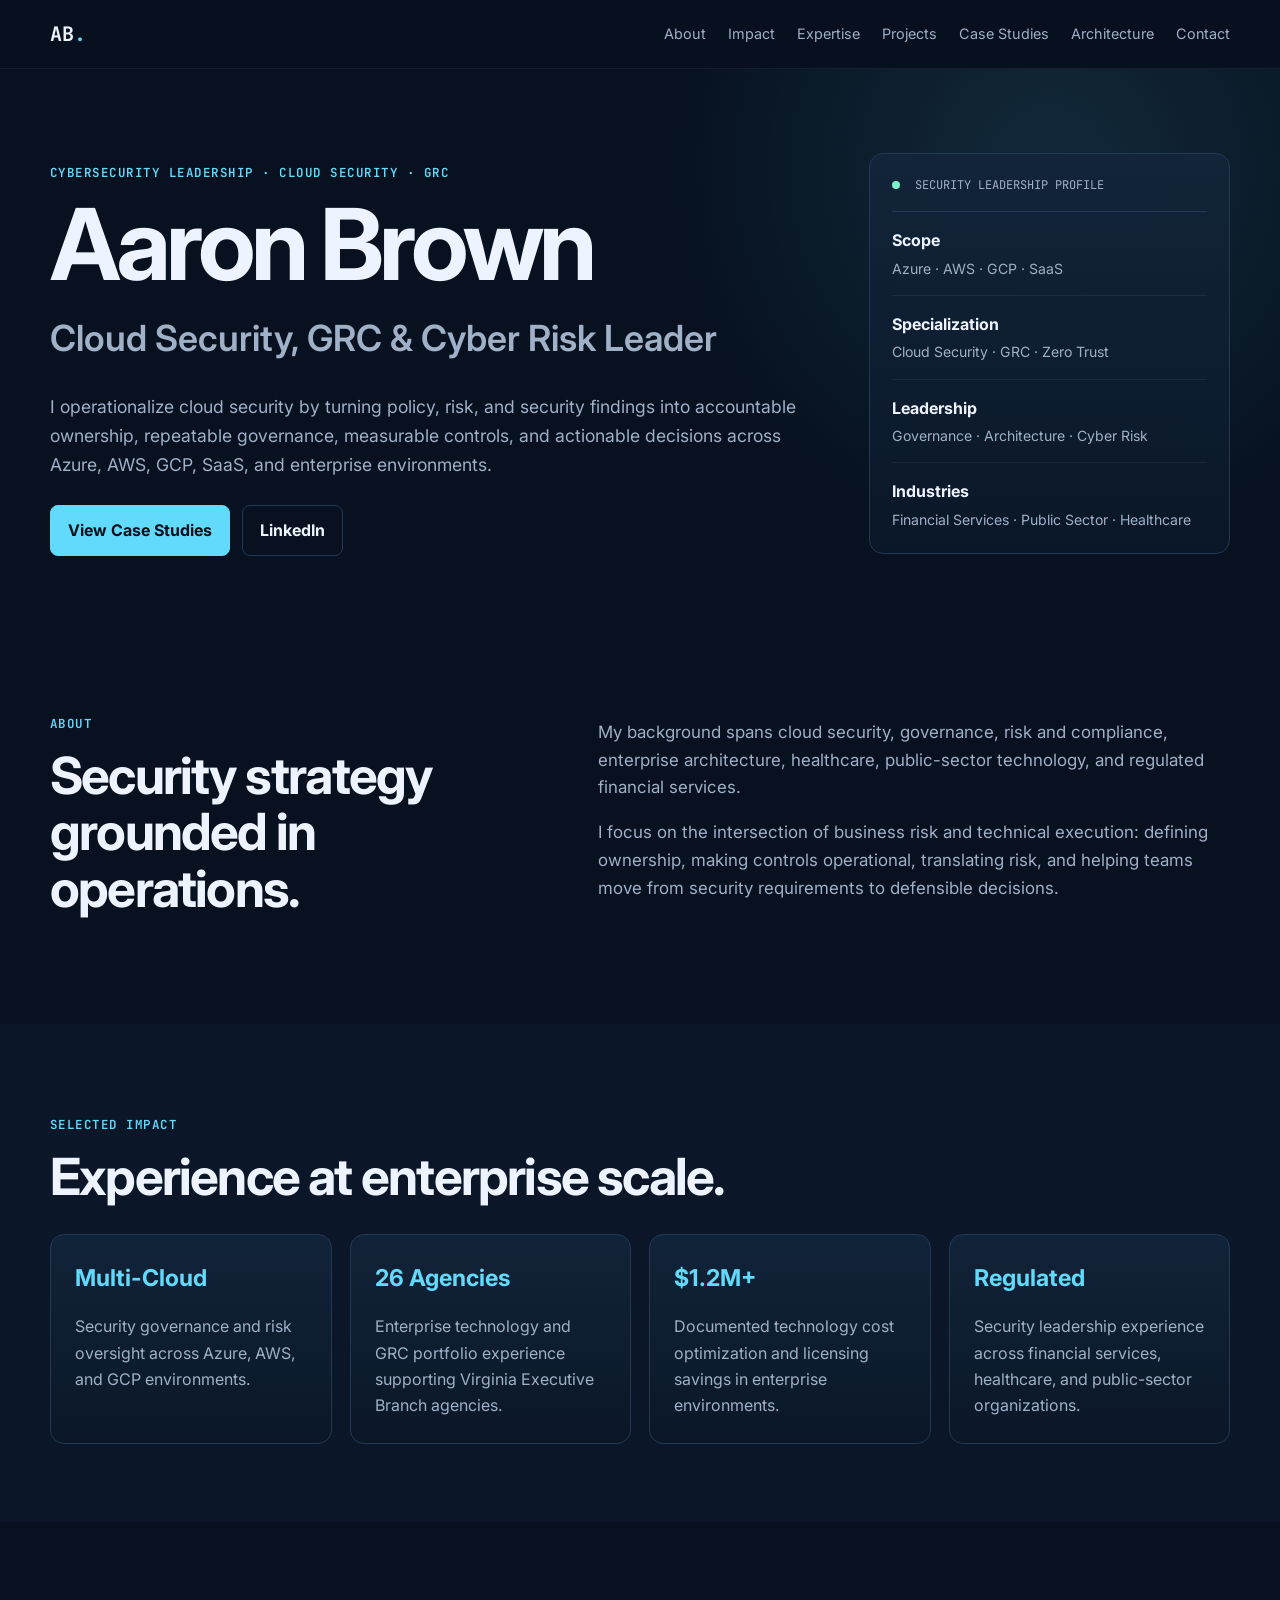
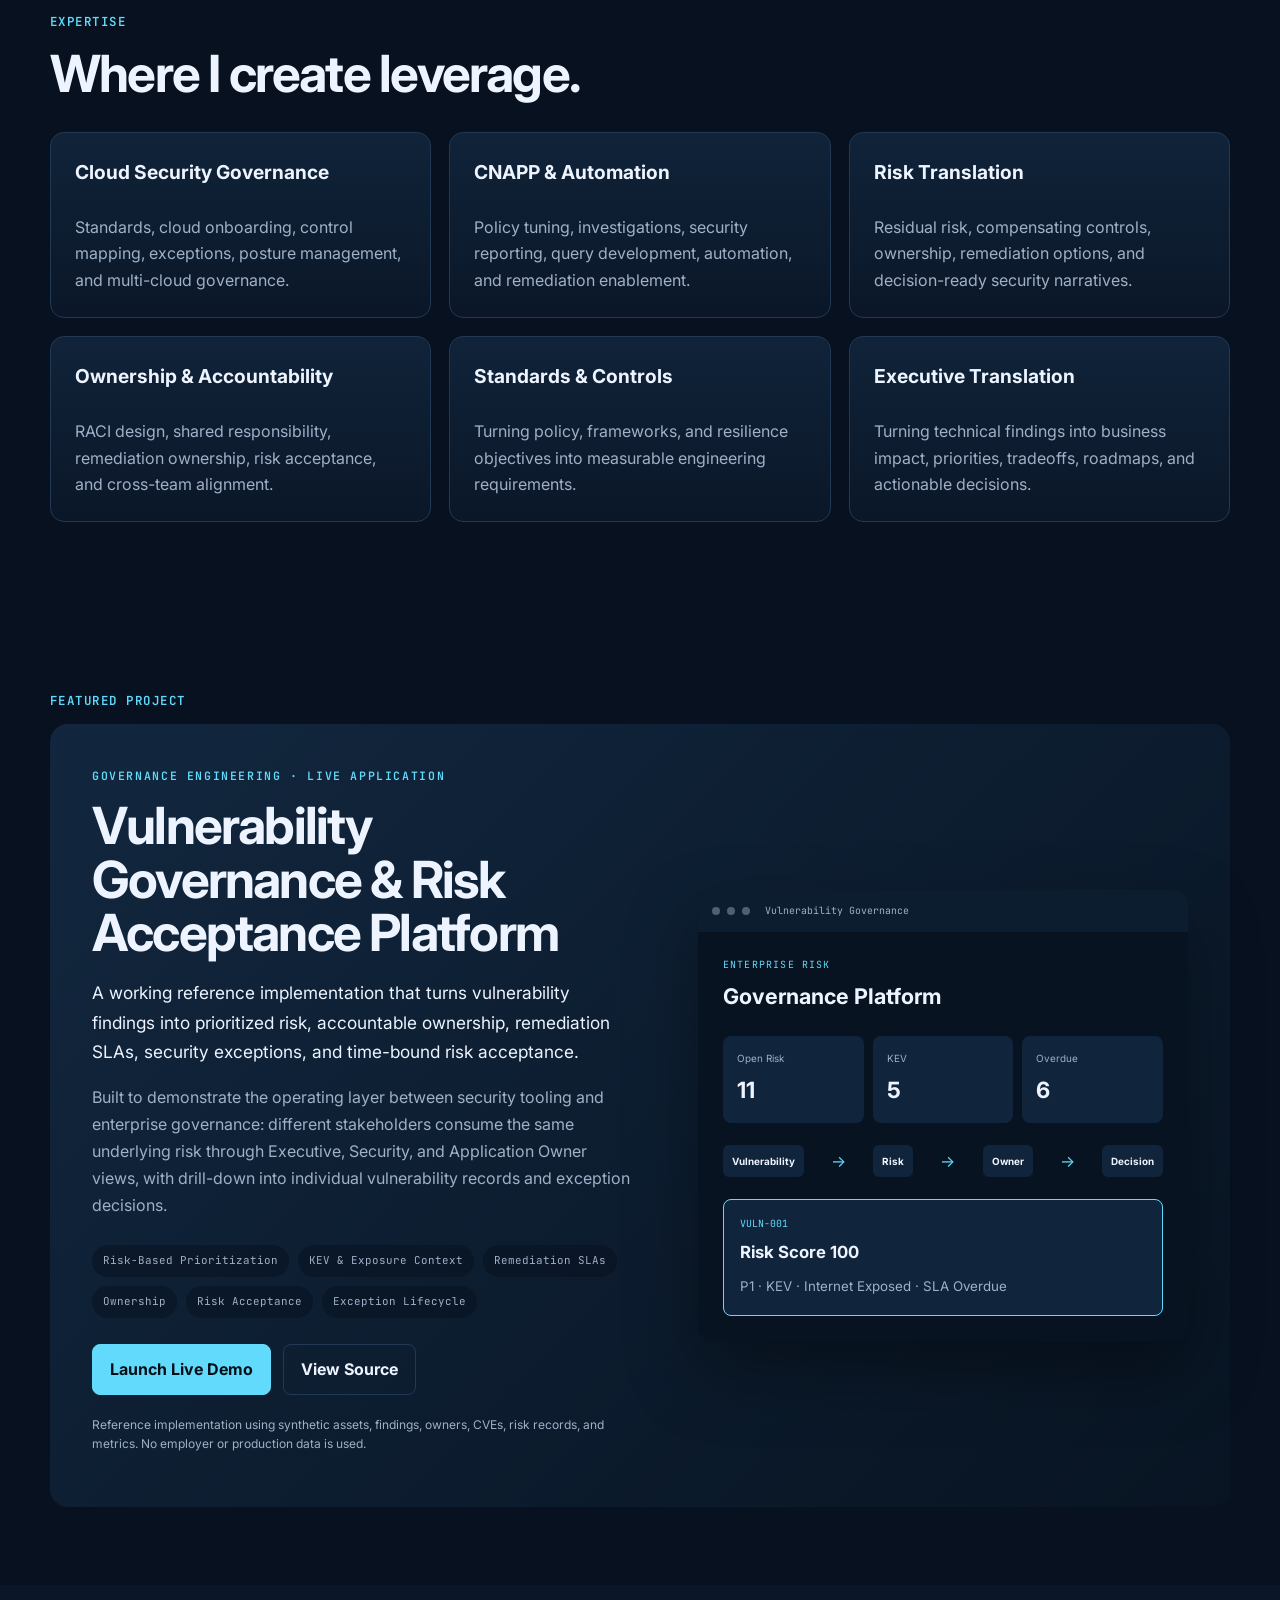
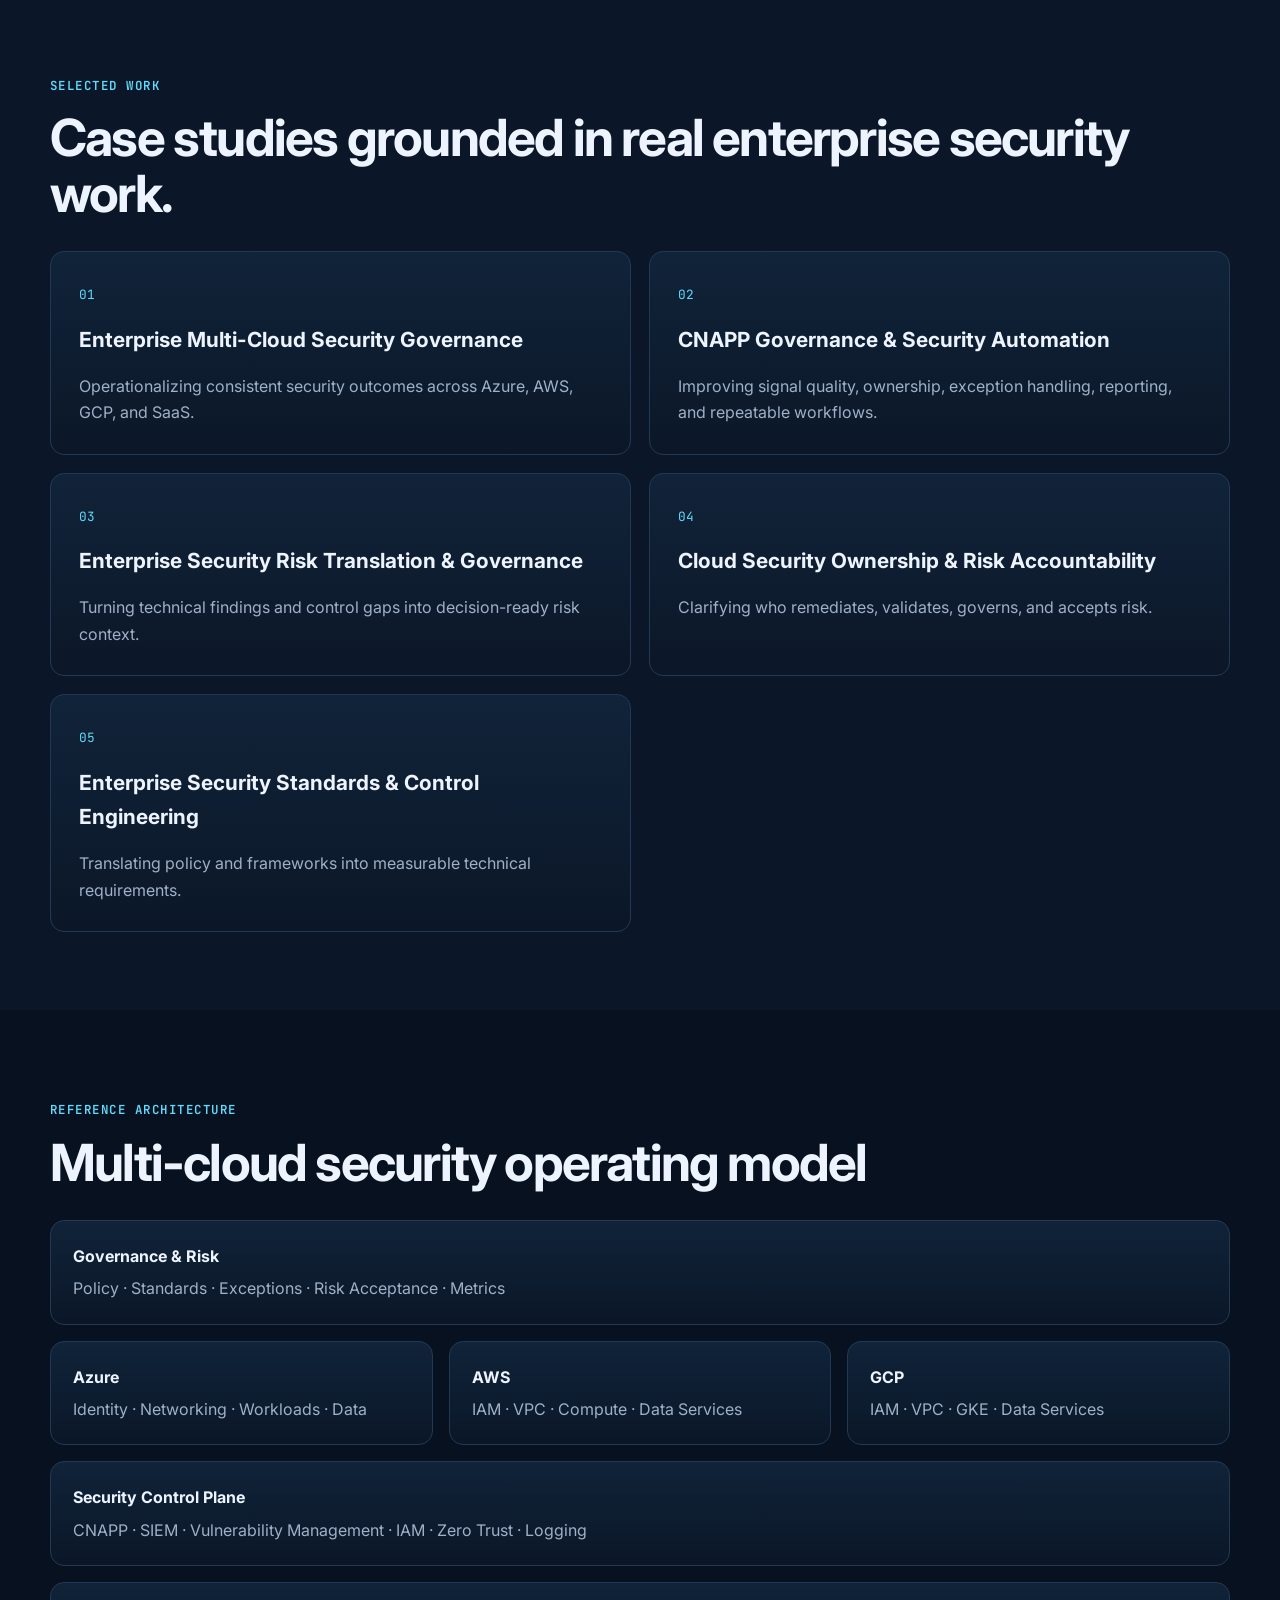
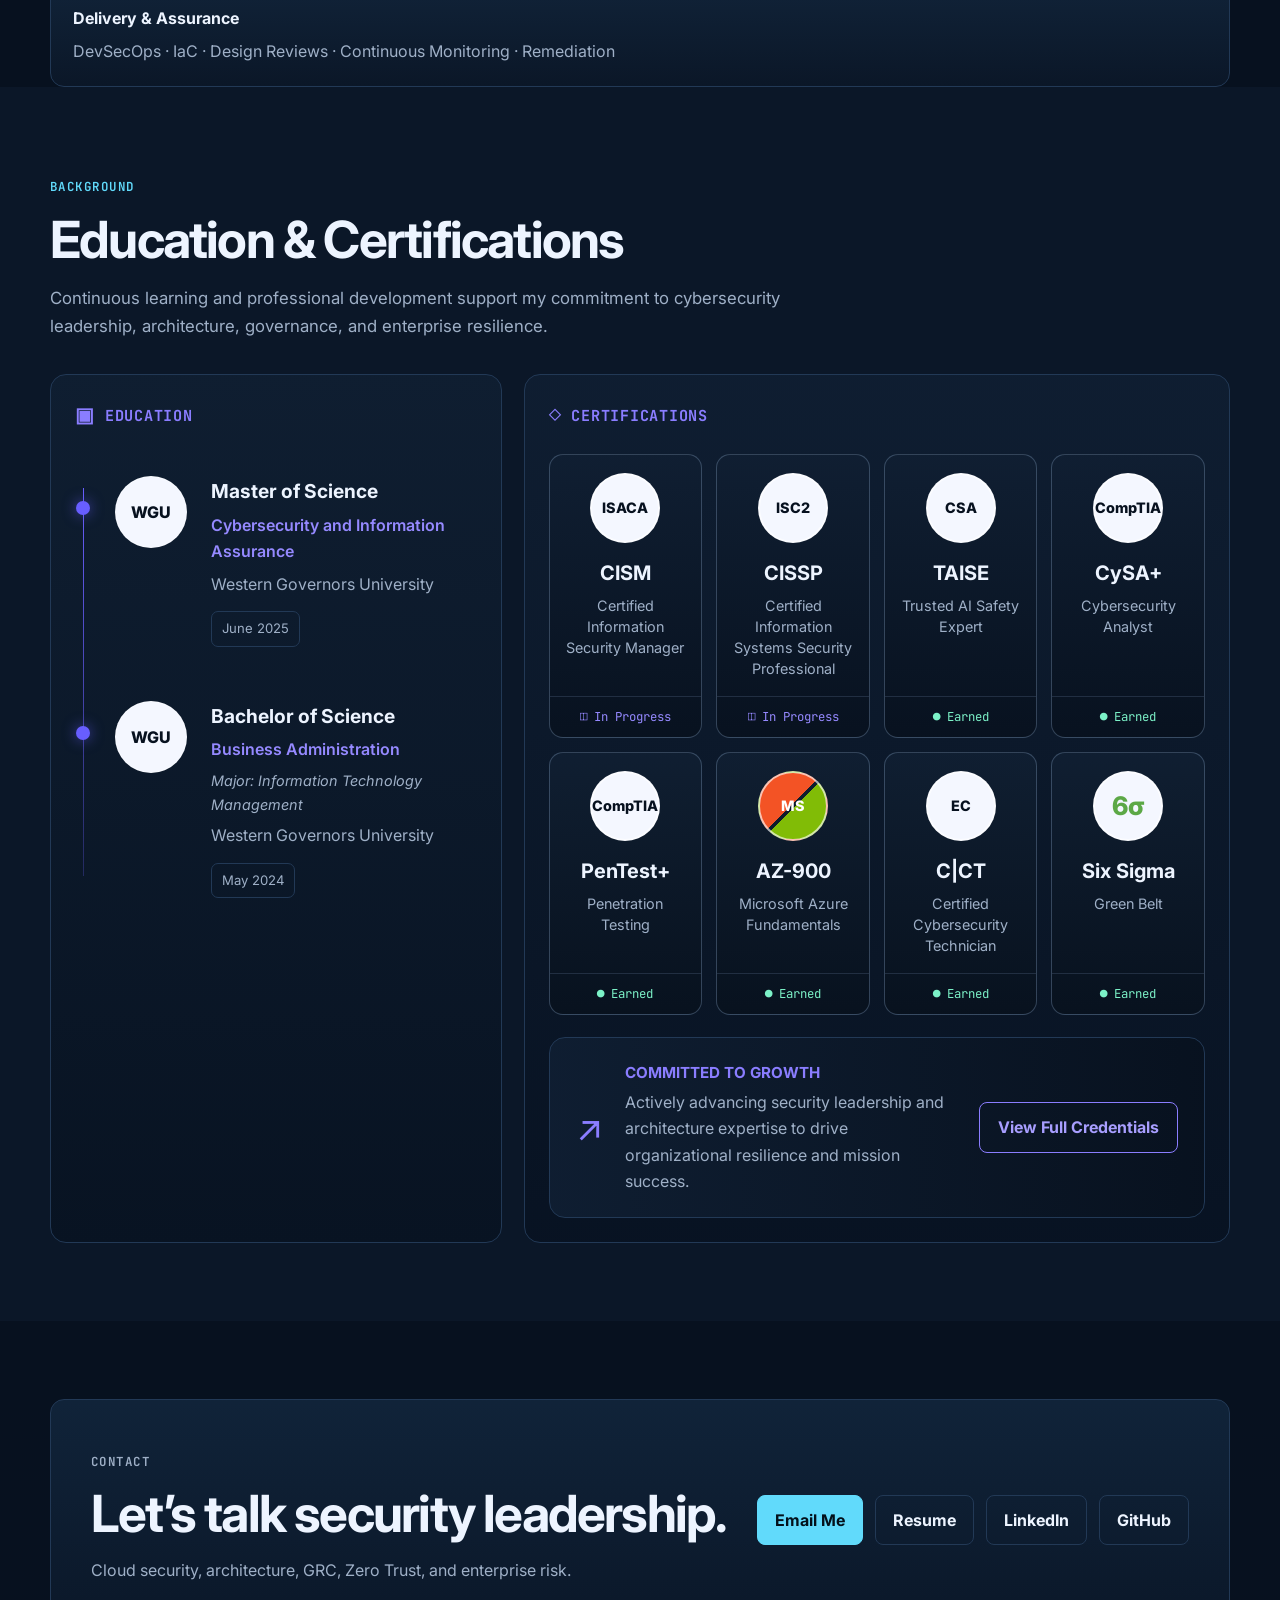
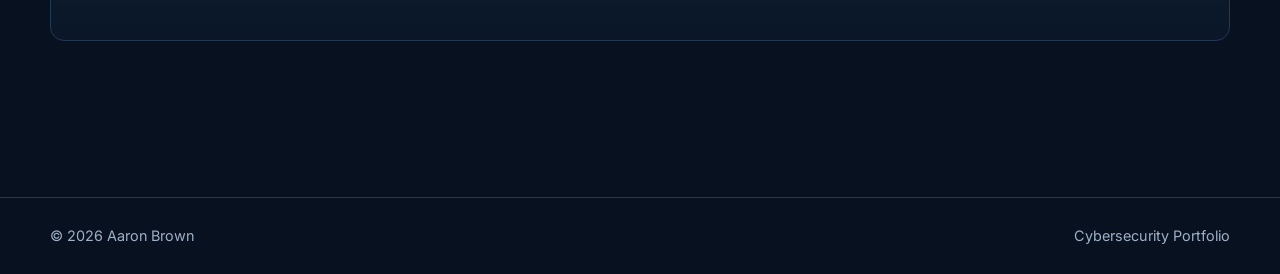
<file: index.html>
<!DOCTYPE html>
<html lang="en">

<head>
  <meta charset="UTF-8">

  <meta
    name="viewport"
    content="width=device-width, initial-scale=1.0"
  >

  <meta
    name="description"
    content="Aaron Brown — Cloud Security, GRC, Zero Trust, Cyber Risk, and Security Leadership portfolio."
  >

  <title>Aaron Brown | Cybersecurity Portfolio</title>

  <!-- Google Fonts -->
  <link rel="preconnect" href="https://fonts.googleapis.com">
  <link rel="preconnect" href="https://fonts.gstatic.com" crossorigin>

  <link
    href="https://fonts.googleapis.com/css2?family=Inter:wght@400;500;600;700;800&family=JetBrains+Mono:wght@500;600&display=swap"
    rel="stylesheet"
  >

  <!-- Site Styles -->
  <link rel="stylesheet" href="styles.css">
</head>


<body>

  <!-- =========================================================
       NAVIGATION
       ========================================================= -->

  <header class="site-header">

    <div class="container nav-wrap">

      <a class="brand" href="#top">
        AB<span>.</span>
      </a>

      <nav>
        <a href="#about">About</a>
        <a href="#impact">Impact</a>
        <a href="#expertise">Expertise</a>
        <a href="#projects">Projects</a>
        <a href="#case-studies">Case Studies</a>
        <a href="#architecture">Architecture</a>
        <a href="#contact">Contact</a>
      </nav>

    </div>

  </header>


  <main id="top">


    <!-- =========================================================
         HERO
         ========================================================= -->

    <section class="hero">

      <div class="container hero-grid">

        <div>

          <p class="eyebrow">
            CYBERSECURITY LEADERSHIP · CLOUD SECURITY · GRC
          </p>

          <h1>Aaron Brown</h1>

          <h2>
            Cloud Security, GRC &amp; Cyber Risk Leader
          </h2>

          <p class="hero-copy">
            I operationalize cloud security by turning policy, risk, and
            security findings into accountable ownership, repeatable
            governance, measurable controls, and actionable decisions
            across Azure, AWS, GCP, SaaS, and enterprise environments.
          </p>

          <div class="hero-actions">

            <a
              class="btn primary"
              href="#case-studies"
            >
              View Case Studies
            </a>

            <a
              class="btn"
              href="https://www.linkedin.com/in/aaronbrown383"
              target="_blank"
              rel="noopener"
            >
              LinkedIn
            </a>

          </div>

        </div>


        <!-- Leadership Profile -->

        <aside class="hero-card">

          <div class="status-row">
            <span class="status-dot"></span>
            SECURITY LEADERSHIP PROFILE
          </div>

          <div class="metric">
            <strong>Scope</strong>
            <span>Azure · AWS · GCP · SaaS</span>
          </div>

          <div class="metric">
            <strong>Specialization</strong>
            <span>Cloud Security · GRC · Zero Trust</span>
          </div>

          <div class="metric">
            <strong>Leadership</strong>
            <span>Governance · Architecture · Cyber Risk</span>
          </div>

          <div class="metric">
            <strong>Industries</strong>
            <span>
              Financial Services · Public Sector · Healthcare
            </span>
          </div>

        </aside>

      </div>

    </section>



    <!-- =========================================================
         ABOUT
         ========================================================= -->

    <section id="about" class="section">

      <div class="container two-col">

        <div>

          <p class="section-kicker">
            ABOUT
          </p>

          <h3>
            Security strategy grounded in operations.
          </h3>

        </div>


        <div class="prose">

          <p>
            My background spans cloud security, governance, risk and
            compliance, enterprise architecture, healthcare,
            public-sector technology, and regulated financial services.
          </p>

          <p>
            I focus on the intersection of business risk and technical
            execution: defining ownership, making controls operational,
            translating risk, and helping teams move from security
            requirements to defensible decisions.
          </p>

        </div>

      </div>

    </section>



    <!-- =========================================================
         SELECTED IMPACT
         ========================================================= -->

    <section id="impact" class="section alt">

      <div class="container">

        <p class="section-kicker">
          SELECTED IMPACT
        </p>

        <h3>
          Experience at enterprise scale.
        </h3>


        <div class="impact-grid">

          <article class="impact-card">

            <strong>
              Multi-Cloud
            </strong>

            <p>
              Security governance and risk oversight across Azure,
              AWS, and GCP environments.
            </p>

          </article>


          <article class="impact-card">

            <strong>
              26 Agencies
            </strong>

            <p>
              Enterprise technology and GRC portfolio experience
              supporting Virginia Executive Branch agencies.
            </p>

          </article>


          <article class="impact-card">

            <strong>
              $1.2M+
            </strong>

            <p>
              Documented technology cost optimization and licensing
              savings in enterprise environments.
            </p>

          </article>


          <article class="impact-card">

            <strong>
              Regulated
            </strong>

            <p>
              Security leadership experience across financial services,
              healthcare, and public-sector organizations.
            </p>

          </article>

        </div>

      </div>

    </section>



    <!-- =========================================================
         EXPERTISE
         ========================================================= -->

    <section id="expertise" class="section">

      <div class="container">

        <p class="section-kicker">
          EXPERTISE
        </p>

        <h3>
          Where I create leverage.
        </h3>


        <div class="card-grid">


          <article class="info-card">

            <h4>
              Cloud Security Governance
            </h4>

            <p>
              Standards, cloud onboarding, control mapping, exceptions,
              posture management, and multi-cloud governance.
            </p>

          </article>


          <article class="info-card">

            <h4>
              CNAPP &amp; Automation
            </h4>

            <p>
              Policy tuning, investigations, security reporting,
              query development, automation, and remediation enablement.
            </p>

          </article>


          <article class="info-card">

            <h4>
              Risk Translation
            </h4>

            <p>
              Residual risk, compensating controls, ownership,
              remediation options, and decision-ready security narratives.
            </p>

          </article>


          <article class="info-card">

            <h4>
              Ownership &amp; Accountability
            </h4>

            <p>
              RACI design, shared responsibility, remediation ownership,
              risk acceptance, and cross-team alignment.
            </p>

          </article>


          <article class="info-card">

            <h4>
              Standards &amp; Controls
            </h4>

            <p>
              Turning policy, frameworks, and resilience objectives
              into measurable engineering requirements.
            </p>

          </article>


          <article class="info-card">

            <h4>
              Executive Translation
            </h4>

            <p>
              Turning technical findings into business impact,
              priorities, tradeoffs, roadmaps, and actionable decisions.
            </p>

          </article>


        </div>

      </div>

    </section>

<!-- =========================================================
     FEATURED PROJECT
     ========================================================= -->

<section id="projects" class="section featured-project-section">

  <div class="container">

    <p class="section-kicker">
      FEATURED PROJECT
    </p>

    <div class="featured-project">

      <div class="featured-project-content">

        <div class="project-label">
          GOVERNANCE ENGINEERING · LIVE APPLICATION
        </div>

        <h3>
          Vulnerability Governance &amp; Risk Acceptance Platform
        </h3>

        <p class="project-lead">
          A working reference implementation that turns vulnerability
          findings into prioritized risk, accountable ownership,
          remediation SLAs, security exceptions, and time-bound
          risk acceptance.
        </p>

        <p>
          Built to demonstrate the operating layer between security
          tooling and enterprise governance: different stakeholders
          consume the same underlying risk through Executive, Security,
          and Application Owner views, with drill-down into individual
          vulnerability records and exception decisions.
        </p>

        <div class="project-capabilities">

          <span>Risk-Based Prioritization</span>
          <span>KEV &amp; Exposure Context</span>
          <span>Remediation SLAs</span>
          <span>Ownership</span>
          <span>Risk Acceptance</span>
          <span>Exception Lifecycle</span>

        </div>

        <div class="project-actions">

          <a
            class="btn primary"
            href="https://vulnerability-governance-platform.onrender.com/"
            target="_blank"
            rel="noopener"
          >
            Launch Live Demo
          </a>

          <a
            class="btn"
            href="https://github.com/aaron-bee/vulnerability-governance-platform"
            target="_blank"
            rel="noopener"
          >
            View Source
          </a>

        </div>

        <p class="project-disclaimer">
          Reference implementation using synthetic assets, findings,
          owners, CVEs, risk records, and metrics. No employer or
          production data is used.
        </p>

      </div>


      <div class="project-visual">

        <div class="project-window">

          <div class="project-window-bar">
            <span></span>
            <span></span>
            <span></span>

            <small>
              Vulnerability Governance
            </small>
          </div>

          <div class="project-preview">

            <div class="preview-heading">
              <span>ENTERPRISE RISK</span>
              <strong>Governance Platform</strong>
            </div>

            <div class="preview-metrics">

              <div>
                <span>Open Risk</span>
                <strong>11</strong>
              </div>

              <div>
                <span>KEV</span>
                <strong>5</strong>
              </div>

              <div>
                <span>Overdue</span>
                <strong>6</strong>
              </div>

            </div>

            <div class="preview-flow">

              <div>
                Vulnerability
              </div>

              <span>→</span>

              <div>
                Risk
              </div>

              <span>→</span>

              <div>
                Owner
              </div>

              <span>→</span>

              <div>
                Decision
              </div>

            </div>

            <div class="preview-record">

              <span>VULN-001</span>

              <strong>
                Risk Score 100
              </strong>

              <small>
                P1 · KEV · Internet Exposed · SLA Overdue
              </small>

            </div>

          </div>

        </div>

      </div>

    </div>

  </div>

</section>

    <!-- =========================================================
         CASE STUDIES
         ========================================================= -->

    <section id="case-studies" class="section alt">

      <div class="container">

        <p class="section-kicker">
          SELECTED WORK
        </p>

        <h3>
          Case studies grounded in real enterprise security work.
        </h3>


        <div class="case-grid">


          <!-- Case Study 01 -->

          <a
            class="case-card"
            href="case-studies/multicloud-governance.html"
          >

            <span>01</span>

            <h4>
              Enterprise Multi-Cloud Security Governance
            </h4>

            <p>
              Operationalizing consistent security outcomes across
              Azure, AWS, GCP, and SaaS.
            </p>

          </a>


          <!-- Case Study 02 -->

          <a
            class="case-card"
            href="case-studies/cnapp-automation.html"
          >

            <span>02</span>

            <h4>
              CNAPP Governance &amp; Security Automation
            </h4>

            <p>
              Improving signal quality, ownership, exception handling,
              reporting, and repeatable workflows.
            </p>

          </a>


          <!-- Case Study 03 -->

          <a
            class="case-card"
            href="case-studies/risk-translation.html"
          >

            <span>03</span>

            <h4>
              Enterprise Security Risk Translation &amp; Governance
            </h4>

            <p>
              Turning technical findings and control gaps into
              decision-ready risk context.
            </p>

          </a>


          <!-- Case Study 04 -->

          <a
            class="case-card"
            href="case-studies/ownership-accountability.html"
          >

            <span>04</span>

            <h4>
              Cloud Security Ownership &amp; Risk Accountability
            </h4>

            <p>
              Clarifying who remediates, validates, governs,
              and accepts risk.
            </p>

          </a>


          <!-- Case Study 05 -->

          <a
            class="case-card"
            href="case-studies/security-standards.html"
          >

            <span>05</span>

            <h4>
              Enterprise Security Standards &amp; Control Engineering
            </h4>

            <p>
              Translating policy and frameworks into measurable
              technical requirements.
            </p>

          </a>


        </div>

      </div>

    </section>



    <!-- =========================================================
         REFERENCE ARCHITECTURE
         ========================================================= -->

    <section id="architecture" class="section">

      <div class="container">

        <p class="section-kicker">
          REFERENCE ARCHITECTURE
        </p>

        <h3>
          Multi-cloud security operating model
        </h3>


        <div class="architecture">


          <div class="arch-layer">

            <strong>
              Governance &amp; Risk
            </strong>

            <span>
              Policy · Standards · Exceptions · Risk Acceptance · Metrics
            </span>

          </div>


          <div class="arch-row">


            <div class="arch-box">

              <strong>
                Azure
              </strong>

              <span>
                Identity · Networking · Workloads · Data
              </span>

            </div>


            <div class="arch-box">

              <strong>
                AWS
              </strong>

              <span>
                IAM · VPC · Compute · Data Services
              </span>

            </div>


            <div class="arch-box">

              <strong>
                GCP
              </strong>

              <span>
                IAM · VPC · GKE · Data Services
              </span>

            </div>


          </div>


          <div class="arch-layer">

            <strong>
              Security Control Plane
            </strong>

            <span>
              CNAPP · SIEM · Vulnerability Management · IAM ·
              Zero Trust · Logging
            </span>

          </div>


          <div class="arch-layer">

            <strong>
              Delivery &amp; Assurance
            </strong>

            <span>
              DevSecOps · IaC · Design Reviews ·
              Continuous Monitoring · Remediation
            </span>

          </div>


        </div>

      </div>

   <!-- =========================================================
     EDUCATION & CERTIFICATIONS
     ========================================================= -->

<section id="credentials" class="section alt credentials-section">

  <div class="container">

    <p class="section-kicker">
      BACKGROUND
    </p>

    <h3>
      Education &amp; Certifications
    </h3>

    <p class="credentials-intro">
      Continuous learning and professional development support my
      commitment to cybersecurity leadership, architecture, governance,
      and enterprise resilience.
    </p>


    <div class="credentials-layout">


      <!-- =====================================================
           EDUCATION
           ===================================================== -->

      <div class="education-panel">

        <div class="credentials-panel-heading">
          <span class="panel-icon">▣</span>
          <span>EDUCATION</span>
        </div>


        <div class="education-timeline">


          <!-- Master's Degree -->

          <article class="education-item">

            <div class="education-marker"></div>

            <div class="education-logo">
              WGU
            </div>

            <div class="education-content">

              <h4>
                Master of Science
              </h4>

              <p class="education-degree">
                Cybersecurity and Information Assurance
              </p>

              <p class="education-school">
                Western Governors University
              </p>

              <span class="education-date">
                June 2025
              </span>

            </div>

          </article>


          <!-- Bachelor's Degree -->

          <article class="education-item">

            <div class="education-marker"></div>

            <div class="education-logo">
              WGU
            </div>

            <div class="education-content">

              <h4>
                Bachelor of Science
              </h4>

              <p class="education-degree">
                Business Administration
              </p>

              <p class="education-major">
                Major: Information Technology Management
              </p>

              <p class="education-school">
                Western Governors University
              </p>

              <span class="education-date">
                May 2024
              </span>

            </div>

          </article>


        </div>

      </div>



      <!-- =====================================================
           CERTIFICATIONS
           ===================================================== -->

      <div class="certifications-panel">

        <div class="credentials-panel-heading">
          <span class="panel-icon">◇</span>
          <span>CERTIFICATIONS</span>
        </div>


        <div class="certification-grid">

  <!-- =====================================================
       CISM
       ===================================================== -->

  <article class="cert-card">

    <div class="cert-logo">
      ISACA
    </div>

    <h4>
      CISM
    </h4>

    <p>
      Certified Information Security Manager
    </p>

    <div class="cert-status progress">
      ◫ In Progress
    </div>

  </article>


  <!-- =====================================================
       CISSP
       ===================================================== -->

  <article class="cert-card">

    <div class="cert-logo">
      ISC2
    </div>

    <h4>
      CISSP
    </h4>

    <p>
      Certified Information Systems Security Professional
    </p>

    <div class="cert-status progress">
      ◫ In Progress
    </div>

  </article>


  <!-- =====================================================
       TAISE
       ===================================================== -->

  <article class="cert-card">

    <div class="cert-logo">
      CSA
    </div>

    <h4>
      TAISE
    </h4>

    <p>
      Trusted AI Safety Expert
    </p>

    <div class="cert-status earned">
      ● Earned
    </div>

  </article>


  <!-- =====================================================
       CYSA+
       ===================================================== -->

  <article class="cert-card">

    <div class="cert-logo">
      CompTIA
    </div>

    <h4>
      CySA+
    </h4>

    <p>
      Cybersecurity Analyst
    </p>

    <div class="cert-status earned">
      ● Earned
    </div>

  </article>


  <!-- =====================================================
       PENTEST+
       ===================================================== -->

  <article class="cert-card">

    <div class="cert-logo">
      CompTIA
    </div>

    <h4>
      PenTest+
    </h4>

    <p>
      Penetration Testing
    </p>

    <div class="cert-status earned">
      ● Earned
    </div>

  </article>


  <!-- =====================================================
       MICROSOFT AZ-900
       ===================================================== -->

  <article class="cert-card">

    <div class="cert-logo microsoft-logo">
      MS
    </div>

    <h4>
      AZ-900
    </h4>

    <p>
      Microsoft Azure Fundamentals
    </p>

    <div class="cert-status earned">
      ● Earned
    </div>

  </article>


  <!-- =====================================================
       EC-COUNCIL C|CT
       ===================================================== -->

  <article class="cert-card">

    <div class="cert-logo">
      EC
    </div>

    <h4>
      C|CT
    </h4>

    <p>
      Certified Cybersecurity Technician
    </p>

    <div class="cert-status earned">
      ● Earned
    </div>

  </article>


  <!-- =====================================================
       SIX SIGMA GREEN BELT
       ===================================================== -->

  <article class="cert-card">

    <div class="cert-logo sigma-logo">
      6σ
    </div>

    <h4>
      Six Sigma
    </h4>

    <p>
      Green Belt
    </p>

    <div class="cert-status earned">
      ● Earned
    </div>

  </article>

</div>



    <!-- =====================================================
         PROFESSIONAL DEVELOPMENT BANNER
         ===================================================== -->

    <div class="growth-banner">

      <div class="growth-banner-icon">
        ↗
      </div>

      <div class="growth-banner-copy">

        <strong>
          COMMITTED TO GROWTH
        </strong>

        <p>
          Actively advancing security leadership and architecture
          expertise to drive organizational resilience and mission success.
        </p>

      </div>

      <a
        class="growth-banner-button"
        href="resume.pdf"
        target="_blank"
        rel="noopener"
      >
        View Full Credentials
      </a>

    </div>

  </div>

</section>



    <!-- =========================================================
         CONTACT
         ========================================================= -->

    <section id="contact" class="section">

      <div class="container contact-box">

        <div>

          <p class="section-kicker">
            CONTACT
          </p>

          <h3>
            Let’s talk security leadership.
          </h3>

          <p>
            Cloud security, architecture, GRC, Zero Trust,
            and enterprise risk.
          </p>

        </div>


        <div class="contact-actions">


          <a
            class="btn primary"
            href="mailto:abrown383@gmail.com"
          >
            Email Me
          </a>


          <a
            class="btn"
            href="resume.pdf"
            target="_blank"
            rel="noopener"
          >
            Resume
          </a>


          <a
            class="btn"
            href="https://www.linkedin.com/in/aaronbrown383"
            target="_blank"
            rel="noopener"
          >
            LinkedIn
          </a>


          <a
            class="btn"
            href="https://github.com/aaron-bee"
            target="_blank"
            rel="noopener"
          >
            GitHub
          </a>


        </div>

      </div>

    </section>


  </main>



  <!-- =========================================================
       FOOTER
       ========================================================= -->

  <footer>

    <div class="container footer-wrap">

      <span>
        © <span id="year"></span> Aaron Brown
      </span>

      <span>
        Cybersecurity Portfolio
      </span>

    </div>

  </footer>


  <!-- Site JavaScript -->
  <script src="script.js"></script>

</body>

</html>
</file>
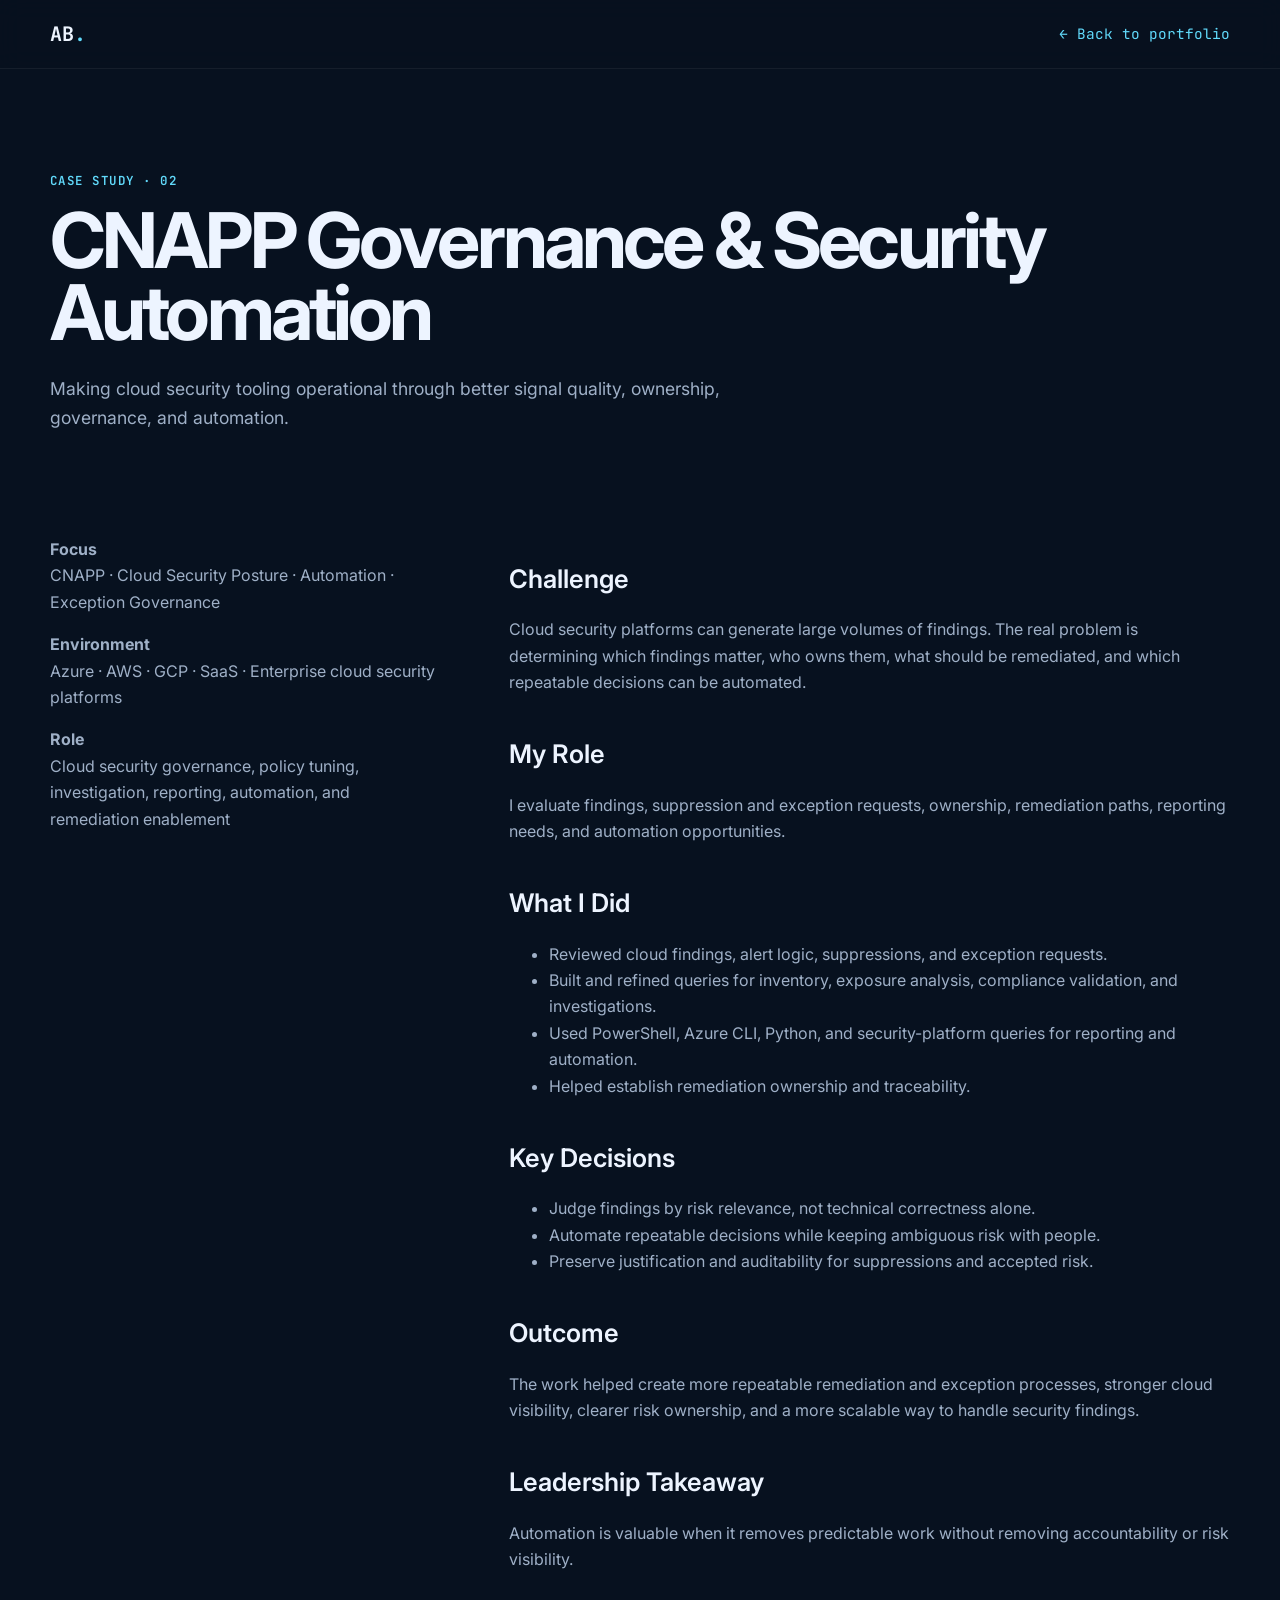
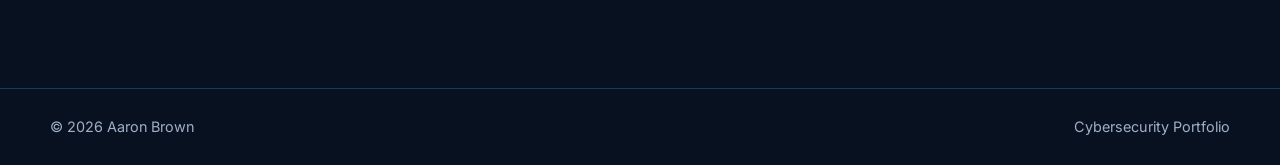
<file: case-studies/cnapp-automation.html>
<!DOCTYPE html><html lang="en"><head><meta charset="UTF-8"><meta name="viewport" content="width=device-width,initial-scale=1.0"><meta name="description" content="Making cloud security tooling operational through better signal quality, ownership, governance, and automation."><title>CNAPP Governance & Security Automation | Aaron Brown</title><link rel="preconnect" href="https://fonts.googleapis.com"><link rel="preconnect" href="https://fonts.gstatic.com" crossorigin><link href="https://fonts.googleapis.com/css2?family=Inter:wght@400;500;600;700;800&family=JetBrains+Mono:wght@500;600&display=swap" rel="stylesheet"><link rel="stylesheet" href="../styles.css"></head><body class="case-page"><header class="site-header"><div class="container nav-wrap"><a class="brand" href="../index.html">AB<span>.</span></a><a class="back-link" href="../index.html#case-studies">← Back to portfolio</a></div></header><main><section class="case-hero"><div class="container"><p class="section-kicker">CASE STUDY · 02</p><h1>CNAPP Governance & Security Automation</h1><p class="hero-copy">Making cloud security tooling operational through better signal quality, ownership, governance, and automation.</p></div></section><section><div class="container case-body"><aside class="case-meta"><p><strong>Focus</strong><br>CNAPP · Cloud Security Posture · Automation · Exception Governance</p><p><strong>Environment</strong><br>Azure · AWS · GCP · SaaS · Enterprise cloud security platforms</p><p><strong>Role</strong><br>Cloud security governance, policy tuning, investigation, reporting, automation, and remediation enablement</p></aside><article class="case-content"><h2>Challenge</h2><p>Cloud security platforms can generate large volumes of findings. The real problem is determining which findings matter, who owns them, what should be remediated, and which repeatable decisions can be automated.</p><h2>My Role</h2><p>I evaluate findings, suppression and exception requests, ownership, remediation paths, reporting needs, and automation opportunities.</p><h2>What I Did</h2><ul><li>Reviewed cloud findings, alert logic, suppressions, and exception requests.</li><li>Built and refined queries for inventory, exposure analysis, compliance validation, and investigations.</li><li>Used PowerShell, Azure CLI, Python, and security-platform queries for reporting and automation.</li><li>Helped establish remediation ownership and traceability.</li></ul><h2>Key Decisions</h2><ul><li>Judge findings by risk relevance, not technical correctness alone.</li><li>Automate repeatable decisions while keeping ambiguous risk with people.</li><li>Preserve justification and auditability for suppressions and accepted risk.</li></ul><h2>Outcome</h2><p>The work helped create more repeatable remediation and exception processes, stronger cloud visibility, clearer risk ownership, and a more scalable way to handle security findings.</p><h2>Leadership Takeaway</h2><p>Automation is valuable when it removes predictable work without removing accountability or risk visibility.</p></article></div></section></main><footer><div class="container footer-wrap"><span>© <span id="year"></span> Aaron Brown</span><span>Cybersecurity Portfolio</span></div></footer><script src="../script.js"></script></body></html>
</file>
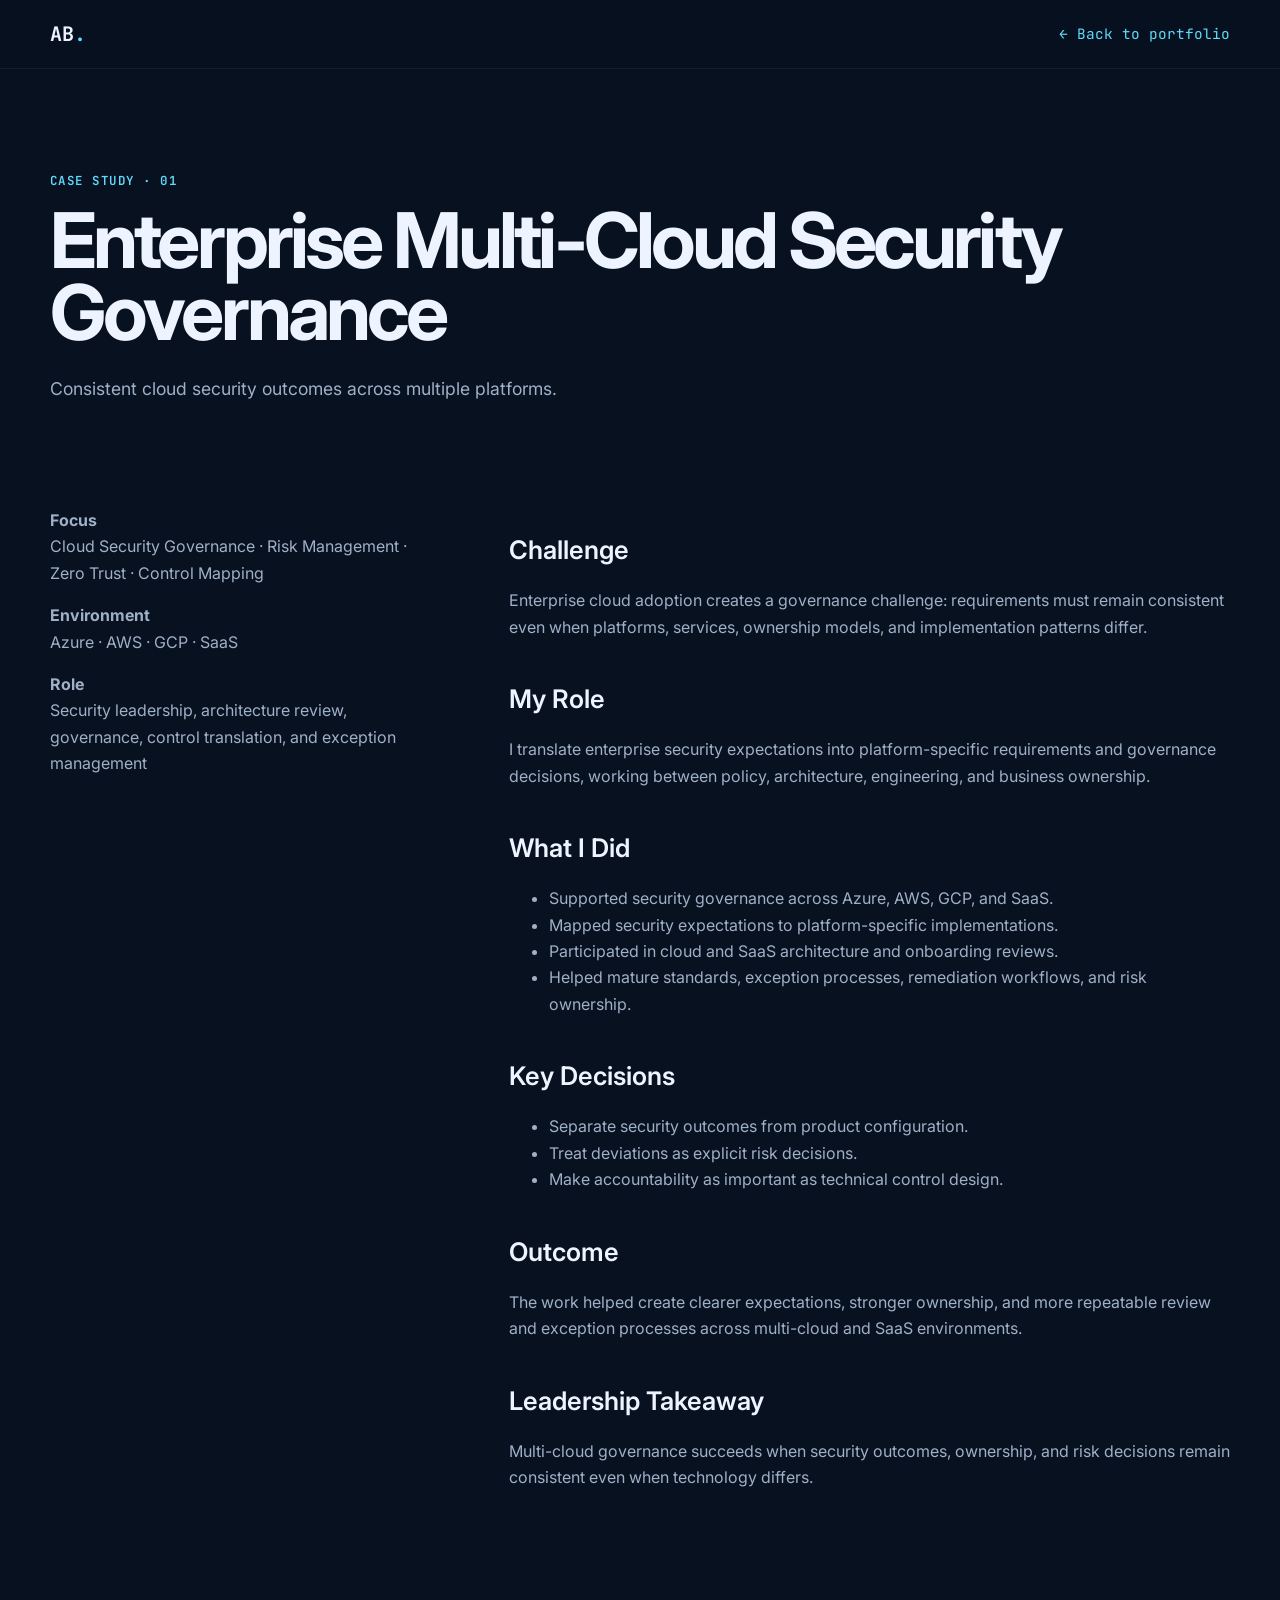
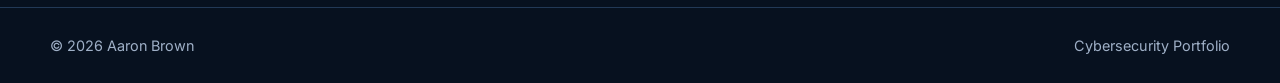
<file: case-studies/multicloud-governance.html>
<!DOCTYPE html><html lang="en"><head><meta charset="UTF-8"><meta name="viewport" content="width=device-width,initial-scale=1.0"><meta name="description" content="Consistent cloud security outcomes across multiple platforms."><title>Enterprise Multi-Cloud Security Governance | Aaron Brown</title><link rel="preconnect" href="https://fonts.googleapis.com"><link rel="preconnect" href="https://fonts.gstatic.com" crossorigin><link href="https://fonts.googleapis.com/css2?family=Inter:wght@400;500;600;700;800&family=JetBrains+Mono:wght@500;600&display=swap" rel="stylesheet"><link rel="stylesheet" href="../styles.css"></head><body class="case-page"><header class="site-header"><div class="container nav-wrap"><a class="brand" href="../index.html">AB<span>.</span></a><a class="back-link" href="../index.html#case-studies">← Back to portfolio</a></div></header><main><section class="case-hero"><div class="container"><p class="section-kicker">CASE STUDY · 01</p><h1>Enterprise Multi-Cloud Security Governance</h1><p class="hero-copy">Consistent cloud security outcomes across multiple platforms.</p></div></section><section><div class="container case-body"><aside class="case-meta"><p><strong>Focus</strong><br>Cloud Security Governance · Risk Management · Zero Trust · Control Mapping</p><p><strong>Environment</strong><br>Azure · AWS · GCP · SaaS</p><p><strong>Role</strong><br>Security leadership, architecture review, governance, control translation, and exception management</p></aside><article class="case-content"><h2>Challenge</h2><p>Enterprise cloud adoption creates a governance challenge: requirements must remain consistent even when platforms, services, ownership models, and implementation patterns differ.</p><h2>My Role</h2><p>I translate enterprise security expectations into platform-specific requirements and governance decisions, working between policy, architecture, engineering, and business ownership.</p><h2>What I Did</h2><ul><li>Supported security governance across Azure, AWS, GCP, and SaaS.</li><li>Mapped security expectations to platform-specific implementations.</li><li>Participated in cloud and SaaS architecture and onboarding reviews.</li><li>Helped mature standards, exception processes, remediation workflows, and risk ownership.</li></ul><h2>Key Decisions</h2><ul><li>Separate security outcomes from product configuration.</li><li>Treat deviations as explicit risk decisions.</li><li>Make accountability as important as technical control design.</li></ul><h2>Outcome</h2><p>The work helped create clearer expectations, stronger ownership, and more repeatable review and exception processes across multi-cloud and SaaS environments.</p><h2>Leadership Takeaway</h2><p>Multi-cloud governance succeeds when security outcomes, ownership, and risk decisions remain consistent even when technology differs.</p></article></div></section></main><footer><div class="container footer-wrap"><span>© <span id="year"></span> Aaron Brown</span><span>Cybersecurity Portfolio</span></div></footer><script src="../script.js"></script></body></html>
</file>
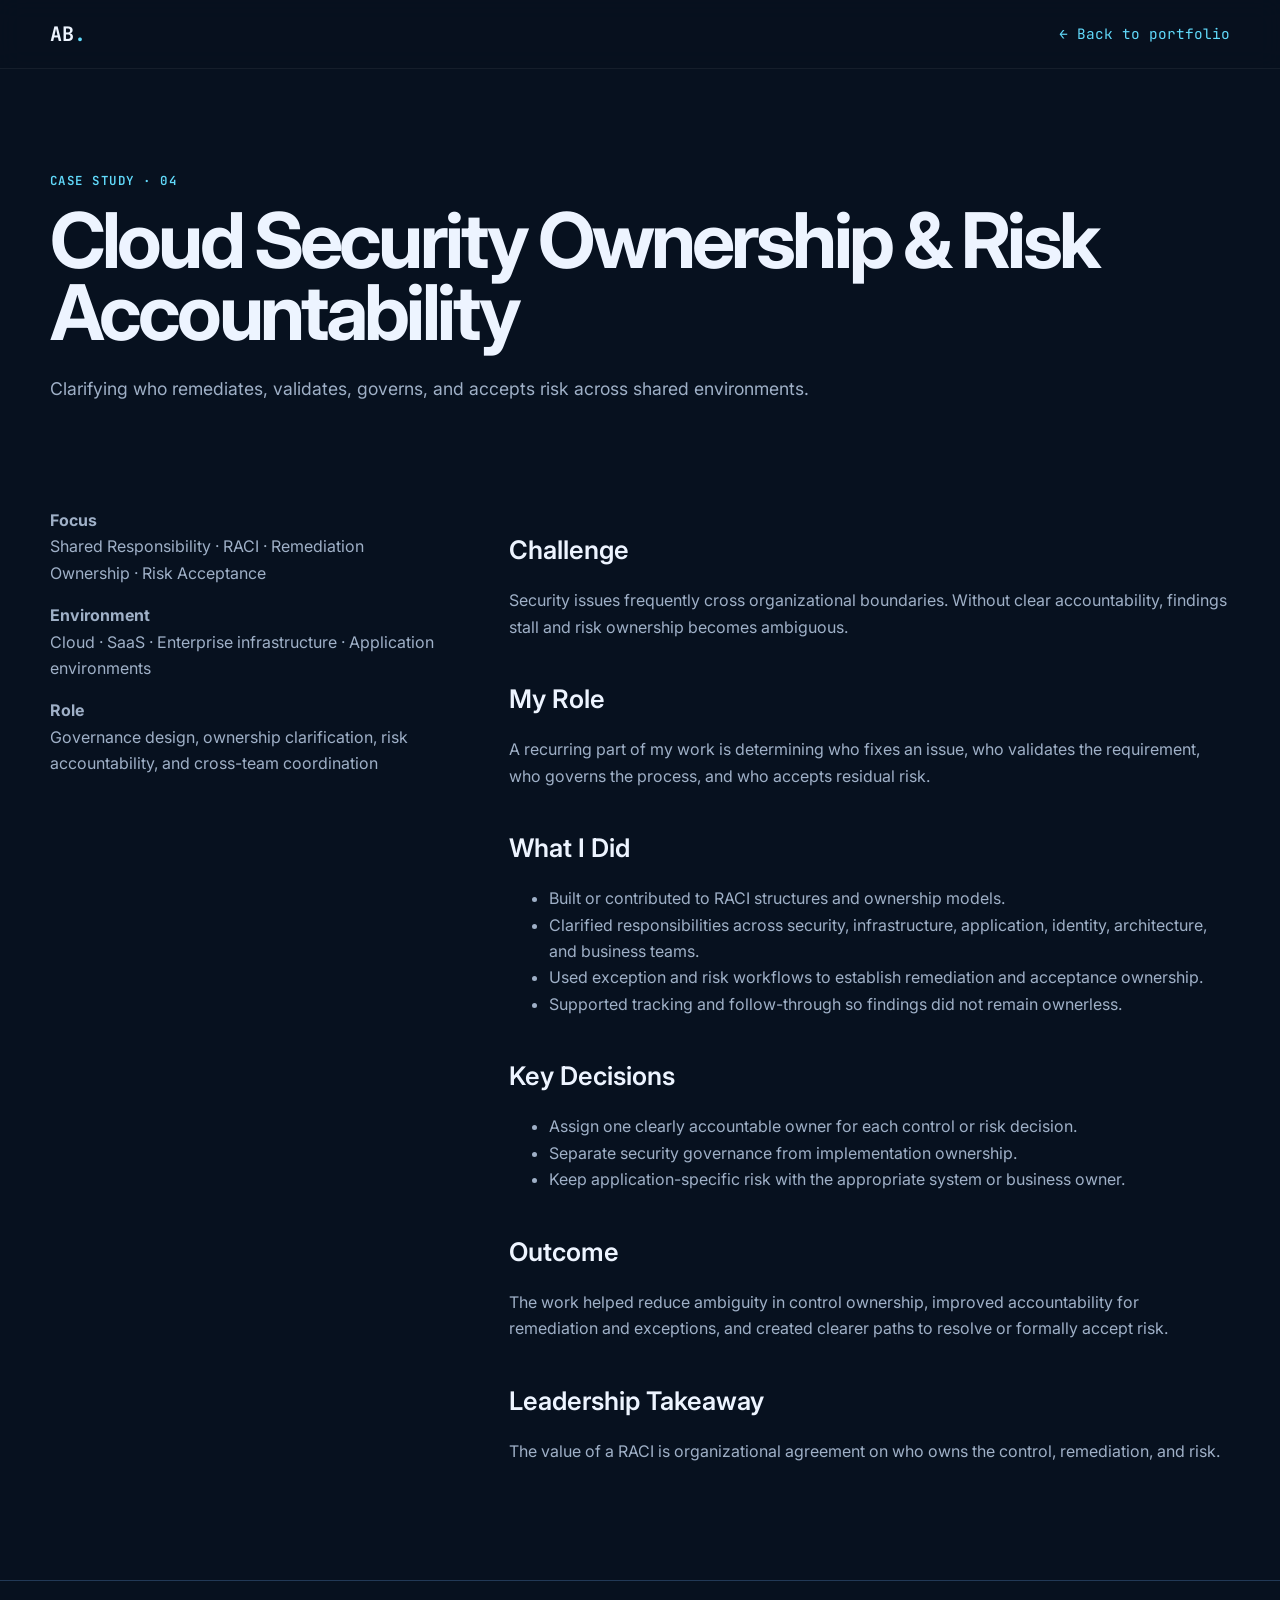
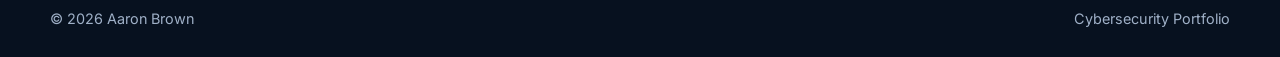
<file: case-studies/ownership-accountability.html>
<!DOCTYPE html><html lang="en"><head><meta charset="UTF-8"><meta name="viewport" content="width=device-width,initial-scale=1.0"><meta name="description" content="Clarifying who remediates, validates, governs, and accepts risk across shared environments."><title>Cloud Security Ownership & Risk Accountability | Aaron Brown</title><link rel="preconnect" href="https://fonts.googleapis.com"><link rel="preconnect" href="https://fonts.gstatic.com" crossorigin><link href="https://fonts.googleapis.com/css2?family=Inter:wght@400;500;600;700;800&family=JetBrains+Mono:wght@500;600&display=swap" rel="stylesheet"><link rel="stylesheet" href="../styles.css"></head><body class="case-page"><header class="site-header"><div class="container nav-wrap"><a class="brand" href="../index.html">AB<span>.</span></a><a class="back-link" href="../index.html#case-studies">← Back to portfolio</a></div></header><main><section class="case-hero"><div class="container"><p class="section-kicker">CASE STUDY · 04</p><h1>Cloud Security Ownership & Risk Accountability</h1><p class="hero-copy">Clarifying who remediates, validates, governs, and accepts risk across shared environments.</p></div></section><section><div class="container case-body"><aside class="case-meta"><p><strong>Focus</strong><br>Shared Responsibility · RACI · Remediation Ownership · Risk Acceptance</p><p><strong>Environment</strong><br>Cloud · SaaS · Enterprise infrastructure · Application environments</p><p><strong>Role</strong><br>Governance design, ownership clarification, risk accountability, and cross-team coordination</p></aside><article class="case-content"><h2>Challenge</h2><p>Security issues frequently cross organizational boundaries. Without clear accountability, findings stall and risk ownership becomes ambiguous.</p><h2>My Role</h2><p>A recurring part of my work is determining who fixes an issue, who validates the requirement, who governs the process, and who accepts residual risk.</p><h2>What I Did</h2><ul><li>Built or contributed to RACI structures and ownership models.</li><li>Clarified responsibilities across security, infrastructure, application, identity, architecture, and business teams.</li><li>Used exception and risk workflows to establish remediation and acceptance ownership.</li><li>Supported tracking and follow-through so findings did not remain ownerless.</li></ul><h2>Key Decisions</h2><ul><li>Assign one clearly accountable owner for each control or risk decision.</li><li>Separate security governance from implementation ownership.</li><li>Keep application-specific risk with the appropriate system or business owner.</li></ul><h2>Outcome</h2><p>The work helped reduce ambiguity in control ownership, improved accountability for remediation and exceptions, and created clearer paths to resolve or formally accept risk.</p><h2>Leadership Takeaway</h2><p>The value of a RACI is organizational agreement on who owns the control, remediation, and risk.</p></article></div></section></main><footer><div class="container footer-wrap"><span>© <span id="year"></span> Aaron Brown</span><span>Cybersecurity Portfolio</span></div></footer><script src="../script.js"></script></body></html>
</file>
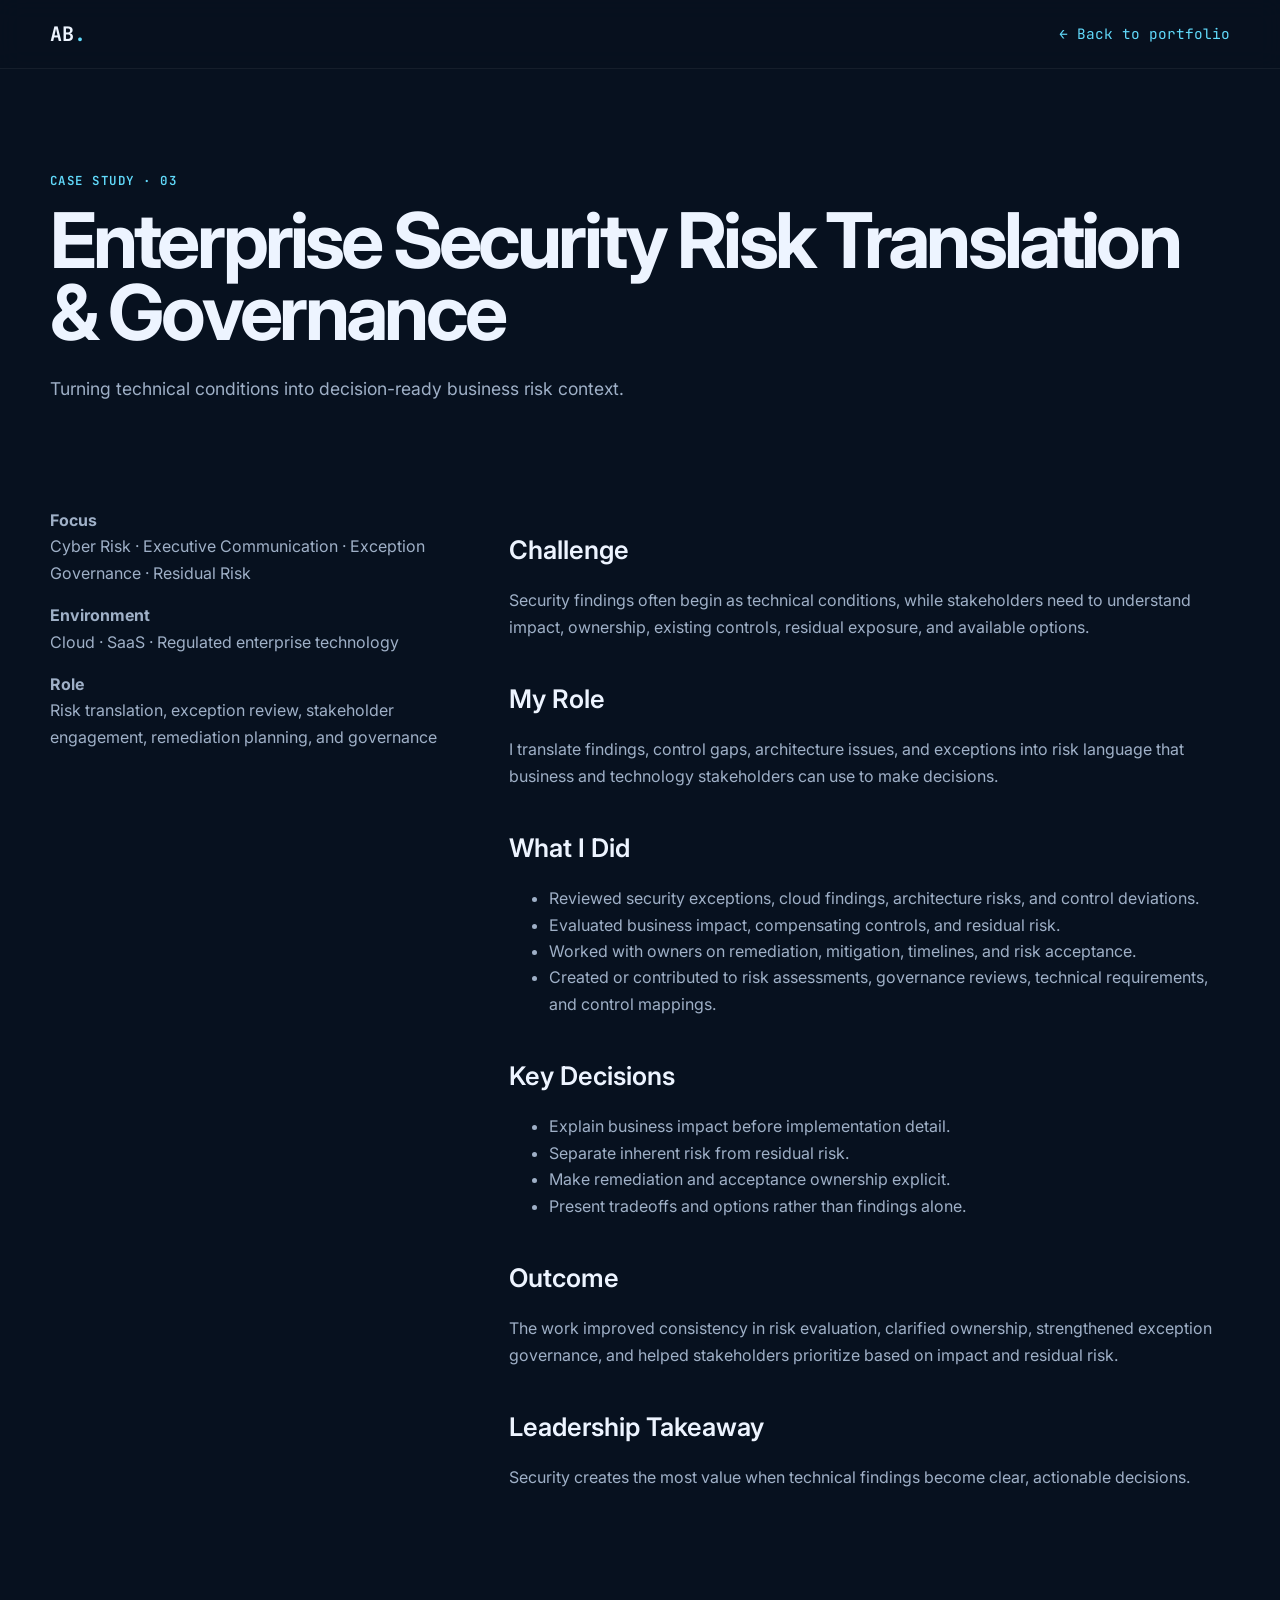
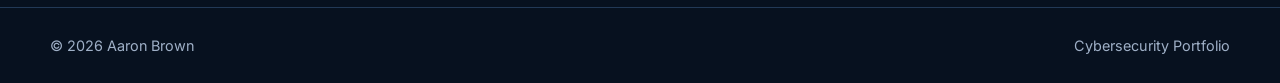
<file: case-studies/risk-translation.html>
<!DOCTYPE html><html lang="en"><head><meta charset="UTF-8"><meta name="viewport" content="width=device-width,initial-scale=1.0"><meta name="description" content="Turning technical conditions into decision-ready business risk context."><title>Enterprise Security Risk Translation & Governance | Aaron Brown</title><link rel="preconnect" href="https://fonts.googleapis.com"><link rel="preconnect" href="https://fonts.gstatic.com" crossorigin><link href="https://fonts.googleapis.com/css2?family=Inter:wght@400;500;600;700;800&family=JetBrains+Mono:wght@500;600&display=swap" rel="stylesheet"><link rel="stylesheet" href="../styles.css"></head><body class="case-page"><header class="site-header"><div class="container nav-wrap"><a class="brand" href="../index.html">AB<span>.</span></a><a class="back-link" href="../index.html#case-studies">← Back to portfolio</a></div></header><main><section class="case-hero"><div class="container"><p class="section-kicker">CASE STUDY · 03</p><h1>Enterprise Security Risk Translation & Governance</h1><p class="hero-copy">Turning technical conditions into decision-ready business risk context.</p></div></section><section><div class="container case-body"><aside class="case-meta"><p><strong>Focus</strong><br>Cyber Risk · Executive Communication · Exception Governance · Residual Risk</p><p><strong>Environment</strong><br>Cloud · SaaS · Regulated enterprise technology</p><p><strong>Role</strong><br>Risk translation, exception review, stakeholder engagement, remediation planning, and governance</p></aside><article class="case-content"><h2>Challenge</h2><p>Security findings often begin as technical conditions, while stakeholders need to understand impact, ownership, existing controls, residual exposure, and available options.</p><h2>My Role</h2><p>I translate findings, control gaps, architecture issues, and exceptions into risk language that business and technology stakeholders can use to make decisions.</p><h2>What I Did</h2><ul><li>Reviewed security exceptions, cloud findings, architecture risks, and control deviations.</li><li>Evaluated business impact, compensating controls, and residual risk.</li><li>Worked with owners on remediation, mitigation, timelines, and risk acceptance.</li><li>Created or contributed to risk assessments, governance reviews, technical requirements, and control mappings.</li></ul><h2>Key Decisions</h2><ul><li>Explain business impact before implementation detail.</li><li>Separate inherent risk from residual risk.</li><li>Make remediation and acceptance ownership explicit.</li><li>Present tradeoffs and options rather than findings alone.</li></ul><h2>Outcome</h2><p>The work improved consistency in risk evaluation, clarified ownership, strengthened exception governance, and helped stakeholders prioritize based on impact and residual risk.</p><h2>Leadership Takeaway</h2><p>Security creates the most value when technical findings become clear, actionable decisions.</p></article></div></section></main><footer><div class="container footer-wrap"><span>© <span id="year"></span> Aaron Brown</span><span>Cybersecurity Portfolio</span></div></footer><script src="../script.js"></script></body></html>
</file>
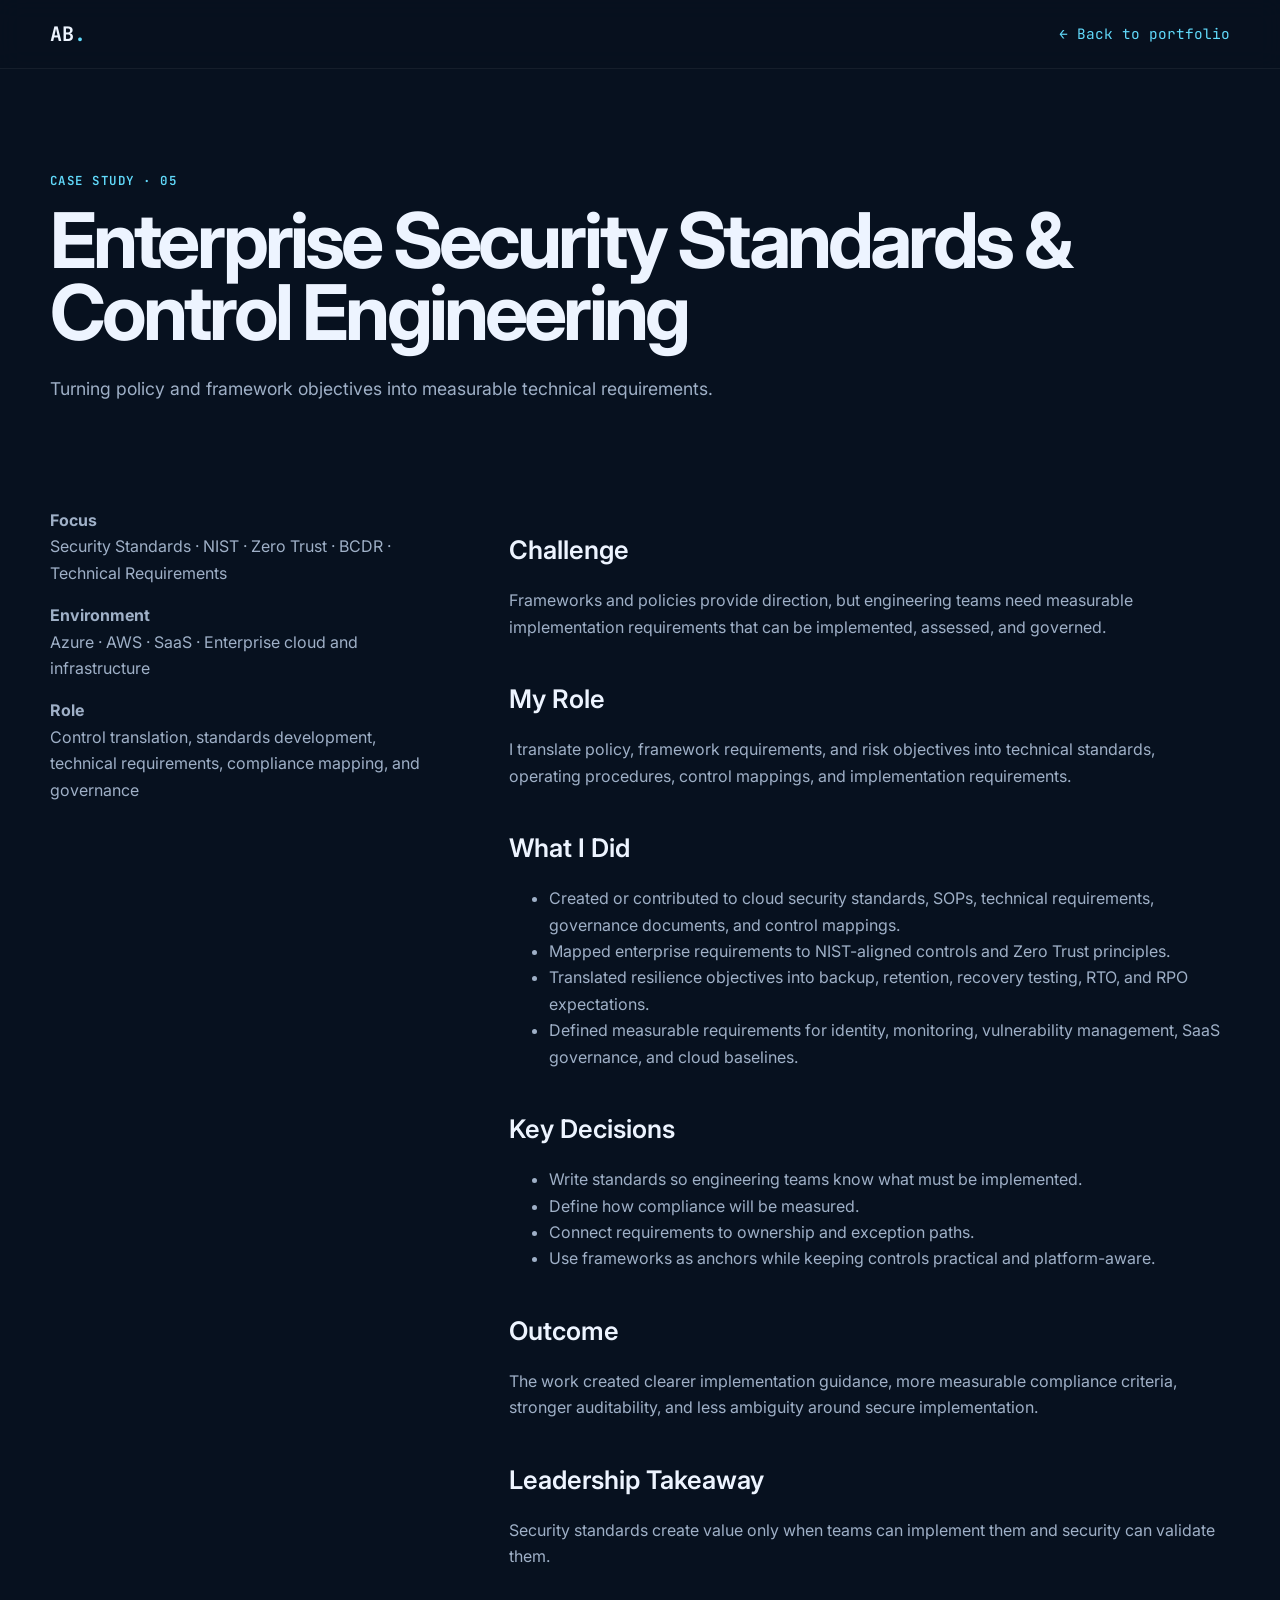
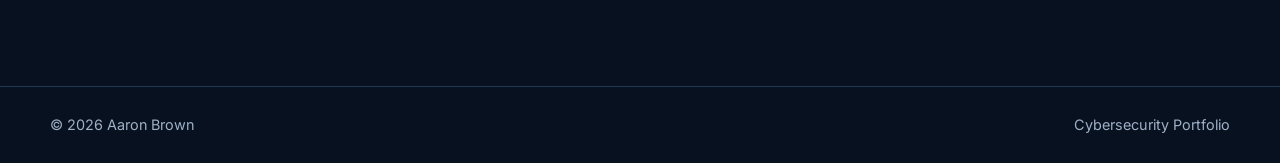
<file: case-studies/security-standards.html>
<!DOCTYPE html><html lang="en"><head><meta charset="UTF-8"><meta name="viewport" content="width=device-width,initial-scale=1.0"><meta name="description" content="Turning policy and framework objectives into measurable technical requirements."><title>Enterprise Security Standards & Control Engineering | Aaron Brown</title><link rel="preconnect" href="https://fonts.googleapis.com"><link rel="preconnect" href="https://fonts.gstatic.com" crossorigin><link href="https://fonts.googleapis.com/css2?family=Inter:wght@400;500;600;700;800&family=JetBrains+Mono:wght@500;600&display=swap" rel="stylesheet"><link rel="stylesheet" href="../styles.css"></head><body class="case-page"><header class="site-header"><div class="container nav-wrap"><a class="brand" href="../index.html">AB<span>.</span></a><a class="back-link" href="../index.html#case-studies">← Back to portfolio</a></div></header><main><section class="case-hero"><div class="container"><p class="section-kicker">CASE STUDY · 05</p><h1>Enterprise Security Standards & Control Engineering</h1><p class="hero-copy">Turning policy and framework objectives into measurable technical requirements.</p></div></section><section><div class="container case-body"><aside class="case-meta"><p><strong>Focus</strong><br>Security Standards · NIST · Zero Trust · BCDR · Technical Requirements</p><p><strong>Environment</strong><br>Azure · AWS · SaaS · Enterprise cloud and infrastructure</p><p><strong>Role</strong><br>Control translation, standards development, technical requirements, compliance mapping, and governance</p></aside><article class="case-content"><h2>Challenge</h2><p>Frameworks and policies provide direction, but engineering teams need measurable implementation requirements that can be implemented, assessed, and governed.</p><h2>My Role</h2><p>I translate policy, framework requirements, and risk objectives into technical standards, operating procedures, control mappings, and implementation requirements.</p><h2>What I Did</h2><ul><li>Created or contributed to cloud security standards, SOPs, technical requirements, governance documents, and control mappings.</li><li>Mapped enterprise requirements to NIST-aligned controls and Zero Trust principles.</li><li>Translated resilience objectives into backup, retention, recovery testing, RTO, and RPO expectations.</li><li>Defined measurable requirements for identity, monitoring, vulnerability management, SaaS governance, and cloud baselines.</li></ul><h2>Key Decisions</h2><ul><li>Write standards so engineering teams know what must be implemented.</li><li>Define how compliance will be measured.</li><li>Connect requirements to ownership and exception paths.</li><li>Use frameworks as anchors while keeping controls practical and platform-aware.</li></ul><h2>Outcome</h2><p>The work created clearer implementation guidance, more measurable compliance criteria, stronger auditability, and less ambiguity around secure implementation.</p><h2>Leadership Takeaway</h2><p>Security standards create value only when teams can implement them and security can validate them.</p></article></div></section></main><footer><div class="container footer-wrap"><span>© <span id="year"></span> Aaron Brown</span><span>Cybersecurity Portfolio</span></div></footer><script src="../script.js"></script></body></html>
</file>
<file: styles.css>
:root {
  --bg: #07111f;
  --bg-soft: #0b1728;
  --panel: #11243a;
  --text: #edf4ff;
  --muted: #9fb0c7;
  --line: #223956;
  --accent: #61dafb;
  --accent-2: #7cf2c8;
  --max: 1180px;
}


/* =========================================================
   GLOBAL
   ========================================================= */

* {
  box-sizing: border-box;
}

html {
  scroll-behavior: smooth;
}

body {
  margin: 0;
  font-family: Inter, system-ui, sans-serif;
  background: var(--bg);
  color: var(--text);
  line-height: 1.65;
}

a {
  color: inherit;
  text-decoration: none;
}

.container {
  width: min(var(--max), calc(100% - 40px));
  margin: 0 auto;
}


/* =========================================================
   HEADER / NAVIGATION
   ========================================================= */

.site-header {
  position: sticky;
  top: 0;
  z-index: 20;
  backdrop-filter: blur(12px);
  background: rgba(7, 17, 31, 0.86);
  border-bottom: 1px solid rgba(255, 255, 255, 0.06);
}

.nav-wrap {
  height: 68px;
  display: flex;
  align-items: center;
  justify-content: space-between;
}

.brand {
  font-family: "JetBrains Mono", monospace;
  font-size: 1.25rem;
  font-weight: 700;
}

.brand span,
.section-kicker,
.eyebrow {
  color: var(--accent);
}

nav {
  display: flex;
  gap: 22px;
}

nav a {
  color: var(--muted);
  font-size: 0.9rem;
}

nav a:hover {
  color: var(--text);
}


/* =========================================================
   TYPOGRAPHY
   ========================================================= */

.eyebrow,
.section-kicker {
  font-family: "JetBrains Mono", monospace;
  font-size: 0.78rem;
  letter-spacing: 0.12em;
  font-weight: 600;
}

h1 {
  margin: 5px 0 0;
  font-size: clamp(3.5rem, 8vw, 6.2rem);
  letter-spacing: -0.05em;
  line-height: 0.95;
}

h2 {
  margin: 18px 0 0;
  font-size: clamp(1.45rem, 3vw, 2.25rem);
  color: var(--muted);
  font-weight: 600;
}

h3 {
  margin: 4px 0 30px;
  font-size: clamp(2rem, 4vw, 3.2rem);
  letter-spacing: -0.035em;
  line-height: 1.1;
}

h4 {
  margin-top: 0;
  font-size: 1.2rem;
}


/* =========================================================
   HERO
   ========================================================= */

.hero {
  padding: 82px 0 68px;
  background:
    radial-gradient(
      circle at 82% 18%,
      rgba(97, 218, 251, 0.12),
      transparent 34%
    );
}

.hero-grid {
  display: grid;
  grid-template-columns: 1.35fr 0.65fr;
  gap: 70px;
  align-items: center;
}

.hero-copy {
  max-width: 760px;
  margin-top: 24px;
  font-size: 1.1rem;
  color: var(--muted);
}

.hero-actions {
  display: flex;
  gap: 12px;
  flex-wrap: wrap;
  margin-top: 26px;
}


/* =========================================================
   BUTTONS
   ========================================================= */

.btn {
  padding: 11px 17px;
  border: 1px solid var(--line);
  border-radius: 8px;
  font-weight: 700;
  white-space: nowrap;
}

.btn.primary {
  background: var(--accent);
  color: #03101a;
  border-color: var(--accent);
}

.btn:hover {
  transform: translateY(-1px);
}


/* =========================================================
   SHARED CARD STYLES
   ========================================================= */

.hero-card,
.info-card,
.case-card,
.impact-card,
.arch-layer,
.arch-box,
.contact-box {
  background:
    linear-gradient(
      180deg,
      rgba(17, 36, 58, 0.95),
      rgba(11, 23, 40, 0.95)
    );
  border: 1px solid var(--line);
  border-radius: 14px;
}


/* =========================================================
   HERO PROFILE CARD
   ========================================================= */

.hero-card {
  padding: 22px;
}

.status-row {
  padding-bottom: 16px;
  border-bottom: 1px solid var(--line);
  font-family: "JetBrains Mono", monospace;
  font-size: 0.75rem;
  color: var(--muted);
}

.status-dot {
  display: inline-block;
  width: 8px;
  height: 8px;
  margin-right: 8px;
  background: var(--accent-2);
  border-radius: 50%;
}

.metric {
  padding: 15px 0;
  border-bottom: 1px solid rgba(255, 255, 255, 0.06);
}

.metric:last-child {
  padding-bottom: 0;
  border-bottom: 0;
}

.metric strong,
.metric span {
  display: block;
}

.metric span {
  margin-top: 3px;
  font-size: 0.88rem;
  color: var(--muted);
}


/* =========================================================
   GENERAL SECTIONS
   ========================================================= */

.section {
  padding: 78px 0;
}

.section.alt {
  background: var(--bg-soft);
}

.two-col {
  display: grid;
  grid-template-columns: 0.85fr 1.15fr;
  gap: 80px;
}

.prose {
  font-size: 1.06rem;
  color: var(--muted);
}


/* =========================================================
   SELECTED IMPACT
   ========================================================= */

.impact-grid {
  display: grid;
  grid-template-columns: repeat(4, 1fr);
  gap: 18px;
}

.impact-card {
  padding: 24px;
}

.impact-card strong {
  display: block;
  margin-bottom: 10px;
  font-size: 1.45rem;
  color: var(--accent);
}

.impact-card p {
  margin-bottom: 0;
  color: var(--muted);
}


/* =========================================================
   EXPERTISE
   ========================================================= */

.card-grid {
  display: grid;
  grid-template-columns: repeat(3, 1fr);
  gap: 18px;
}

.info-card {
  padding: 24px;
}

.info-card p {
  margin-bottom: 0;
  color: var(--muted);
}


/* =========================================================
   CASE STUDIES
   ========================================================= */

.case-grid {
  display: grid;
  grid-template-columns: repeat(2, 1fr);
  gap: 18px;
}

.case-card {
  padding: 28px;
  transition: 0.2s ease;
}

.case-card span {
  font-family: "JetBrains Mono", monospace;
  font-size: 0.8rem;
  color: var(--accent);
}

.case-card h4 {
  margin: 16px 0 8px;
  font-size: 1.3rem;
}

.case-card p {
  margin-bottom: 0;
  color: var(--muted);
}

.case-card:hover {
  border-color: var(--accent);
  transform: translateY(-3px);
}


/* =========================================================
   ARCHITECTURE
   ========================================================= */

.architecture {
  display: grid;
  gap: 16px;
}

.arch-row {
  display: grid;
  grid-template-columns: repeat(3, 1fr);
  gap: 16px;
}

.arch-layer,
.arch-box {
  padding: 22px;
}

.arch-layer strong,
.arch-layer span,
.arch-box strong,
.arch-box span {
  display: block;
}

.arch-layer span,
.arch-box span {
  margin-top: 6px;
  color: var(--muted);
}


/* =========================================================
   EDUCATION / CERTIFICATIONS
   ========================================================= */

.credential-grid {
  display: grid;
  grid-template-columns: repeat(2, 1fr);
  gap: 40px;
}

.credential-grid p {
  color: var(--muted);
}


/* =========================================================
   CONTACT
   ========================================================= */

.contact-box {
  display: flex;
  align-items: center;
  justify-content: space-between;
  gap: 30px;
  padding: 40px;
}

.contact-box h3 {
  margin-bottom: 10px;
}

.contact-box p {
  color: var(--muted);
}

.contact-actions {
  display: grid;
  grid-template-columns: repeat(4, max-content);
  gap: 12px;
  align-items: center;
  justify-content: end;
  margin-top: 0;
}


/* =========================================================
   FOOTER
   ========================================================= */

footer {
  padding: 26px 0;
  border-top: 1px solid var(--line);
  font-size: 0.9rem;
  color: var(--muted);
}

.footer-wrap {
  display: flex;
  justify-content: space-between;
  gap: 20px;
}


/* =========================================================
   CASE STUDY PAGES
   ========================================================= */

.case-page main {
  min-height: 70vh;
}

.case-hero {
  padding: 90px 0 50px;
}

.case-hero h1 {
  font-size: clamp(2.5rem, 6vw, 5rem);
}

.case-body {
  display: grid;
  grid-template-columns: 0.7fr 1.3fr;
  gap: 70px;
  padding: 20px 0 100px;
}

.case-meta {
  color: var(--muted);
}

.case-content h2 {
  margin-top: 38px;
  font-size: 1.6rem;
  color: var(--text);
}

.case-content p,
.case-content li {
  color: var(--muted);
}

.back-link {
  font-family: "JetBrains Mono", monospace;
  font-size: 0.9rem;
  color: var(--accent);
}


/* =========================================================
   RESPONSIVE — TABLET
   ========================================================= */

@media (max-width: 1000px) {

  .impact-grid {
    grid-template-columns: repeat(2, 1fr);
  }

  .contact-box {
    flex-direction: column;
    align-items: flex-start;
  }

  .contact-actions {
    grid-template-columns: repeat(2, max-content);
    justify-content: start;
    margin-top: 10px;
  }

}


/* =========================================================
   RESPONSIVE — MOBILE
   ========================================================= */

@media (max-width: 850px) {

  nav {
    display: none;
  }

  .hero-grid,
  .two-col,
  .case-body,
  .credential-grid {
    grid-template-columns: 1fr;
    gap: 35px;
  }

  .card-grid,
  .case-grid,
  .arch-row,
  .impact-grid {
    grid-template-columns: 1fr;
  }

  .hero {
    padding-top: 68px;
  }

}


/* =========================================================
   RESPONSIVE — SMALL MOBILE
   ========================================================= */

@media (max-width: 500px) {

  .contact-actions {
    width: 100%;
    grid-template-columns: 1fr 1fr;
  }

  .contact-actions .btn {
    text-align: center;
  }

}
/* =========================================================
   EDUCATION & CERTIFICATIONS
   ========================================================= */

.credentials-section {
  background:
    radial-gradient(
      circle at 70% 20%,
      rgba(104, 94, 255, 0.08),
      transparent 35%
    ),
    var(--bg-soft);
}

.credentials-intro {
  max-width: 760px;
  margin-top: -12px;
  margin-bottom: 34px;
  font-size: 1.05rem;
  color: var(--muted);
}


/* Main two-column layout */

.credentials-layout {
  display: grid;
  grid-template-columns: 0.78fr 1.22fr;
  gap: 22px;
}


/* Shared panels */

.education-panel,
.certifications-panel {
  padding: 24px;
  background:
    linear-gradient(
      180deg,
      rgba(15, 30, 49, 0.98),
      rgba(8, 19, 34, 0.98)
    );
  border: 1px solid var(--line);
  border-radius: 16px;
}

.credentials-panel-heading {
  display: flex;
  align-items: center;
  gap: 10px;
  margin-bottom: 22px;
  font-family: "JetBrains Mono", monospace;
  font-size: 0.95rem;
  font-weight: 700;
  letter-spacing: 0.05em;
  color: #8a7dff;
}

.panel-icon {
  font-size: 1.25rem;
}


/* =========================================================
   EDUCATION TIMELINE
   ========================================================= */

.education-timeline {
  position: relative;
  padding-left: 18px;
}

.education-timeline::before {
  content: "";
  position: absolute;
  top: 34px;
  bottom: 34px;
  left: 8px;
  width: 1px;
  background:
    linear-gradient(
      180deg,
      #685eff,
      rgba(104, 94, 255, 0.25)
    );
}

.education-item {
  position: relative;
  display: grid;
  grid-template-columns: 78px 1fr;
  gap: 18px;
  padding: 22px 0 32px 22px;
}

.education-item:last-child {
  padding-bottom: 12px;
}

.education-marker {
  position: absolute;
  left: -17px;
  top: 47px;
  width: 14px;
  height: 14px;
  background: #685eff;
  border-radius: 50%;
  box-shadow:
    0 0 14px rgba(104, 94, 255, 0.6);
}

.education-logo {
  display: flex;
  align-items: center;
  justify-content: center;
  width: 72px;
  height: 72px;
  background: #f4f7ff;
  border: 1px solid rgba(255, 255, 255, 0.4);
  border-radius: 50%;
  font-size: 1rem;
  font-weight: 800;
  color: #07111f;
}

.education-content h4 {
  margin: 0 0 4px;
  font-size: 1.2rem;
}

.education-degree {
  margin: 0 0 6px;
  color: #9589ff;
  font-weight: 600;
}

.education-major {
  margin: 0 0 6px;
  font-size: 0.9rem;
  font-style: italic;
  color: var(--muted);
}

.education-school {
  margin: 0 0 14px;
  color: var(--muted);
}

.education-date {
  display: inline-block;
  padding: 6px 10px;
  border: 1px solid var(--line);
  border-radius: 7px;
  font-size: 0.82rem;
  color: var(--muted);
}


/* =========================================================
   CERTIFICATION GRID
   ========================================================= */

.certification-grid {
  display: grid;
  grid-template-columns: repeat(4, 1fr);
  gap: 14px;
}

.cert-card {
  display: flex;
  flex-direction: column;
  min-height: 245px;
  padding: 18px 14px 0;
  overflow: hidden;
  text-align: center;
  background:
    linear-gradient(
      180deg,
      rgba(16, 31, 50, 0.98),
      rgba(8, 18, 31, 0.98)
    );
  border: 1px solid rgba(105, 128, 160, 0.45);
  border-radius: 14px;
  transition:
    transform 0.2s ease,
    border-color 0.2s ease,
    box-shadow 0.2s ease;
}

.cert-card:hover {
  transform: translateY(-3px);
  border-color: #685eff;
  box-shadow:
    0 10px 24px rgba(0, 0, 0, 0.25);
}

.cert-logo {
  display: flex;
  align-items: center;
  justify-content: center;
  width: 70px;
  height: 70px;
  margin: 0 auto 14px;
  background: #f4f7ff;
  border: 2px solid rgba(255, 255, 255, 0.65);
  border-radius: 50%;
  font-size: 0.9rem;
  font-weight: 800;
  color: #07111f;
}

.cert-card h4 {
  margin: 0 0 6px;
  font-size: 1.25rem;
}

.cert-card p {
  flex: 1;
  margin: 0 0 16px;
  font-size: 0.9rem;
  line-height: 1.45;
  color: var(--muted);
}

.cert-status {
  margin: 0 -14px;
  padding: 10px;
  border-top: 1px solid rgba(105, 128, 160, 0.25);
  font-family: "JetBrains Mono", monospace;
  font-size: 0.77rem;
}

.cert-status.earned {
  color: #7cf2c8;
}

.cert-status.progress {
  color: #9589ff;
}


/* Microsoft-style placeholder */

.microsoft-logo {
  background:
    linear-gradient(
      135deg,
      #f35325 0%,
      #f35325 48%,
      transparent 48%,
      transparent 52%,
      #81bc06 52%,
      #81bc06 100%
    );
  color: white;
}


/* Six Sigma */

.sigma-logo {
  font-size: 1.6rem;
  color: #5ca846;
}


/* Growth card */

.growth-card {
  border-color: rgba(104, 94, 255, 0.5);
}

.growth-logo {
  font-size: 1.8rem;
  color: #9589ff;
  background: transparent;
  border-color: #685eff;
}


/* =========================================================
   COMMITTED TO GROWTH BANNER
   ========================================================= */

.growth-banner {
  display: grid;
  grid-template-columns: auto 1fr auto;
  gap: 22px;
  align-items: center;
  margin-top: 22px;
  padding: 22px 26px;
  background:
    linear-gradient(
      90deg,
      rgba(15, 30, 49, 0.98),
      rgba(8, 18, 31, 0.98)
    );
  border: 1px solid var(--line);
  border-radius: 16px;
}

.growth-banner-icon {
  font-size: 2.3rem;
  color: #8a7dff;
}

.growth-banner-copy strong {
  display: block;
  margin-bottom: 4px;
  color: #8a7dff;
  font-size: 0.95rem;
}

.growth-banner-copy p {
  margin: 0;
  color: var(--muted);
}

.growth-banner-button {
  padding: 11px 18px;
  border: 1px solid #8a7dff;
  border-radius: 8px;
  white-space: nowrap;
  font-weight: 700;
  color: #a89eff;
  transition:
    background 0.2s ease,
    color 0.2s ease;
}

.growth-banner-button:hover {
  background: #8a7dff;
  color: #07111f;
}


/* =========================================================
   CREDENTIALS RESPONSIVE
   ========================================================= */

@media (max-width: 1100px) {

  .credentials-layout {
    grid-template-columns: 1fr;
  }

  .certification-grid {
    grid-template-columns: repeat(4, 1fr);
  }

}


@media (max-width: 850px) {

  .certification-grid {
    grid-template-columns: repeat(2, 1fr);
  }

  .growth-banner {
    grid-template-columns: auto 1fr;
  }

  .growth-banner-button {
    grid-column: 1 / -1;
    text-align: center;
  }

}


@media (max-width: 500px) {

  .certification-grid {
    grid-template-columns: 1fr;
  }

  .education-item {
    grid-template-columns: 60px 1fr;
  }

  .education-logo {
    width: 56px;
    height: 56px;
    font-size: 0.8rem;
  }

}
/* =========================================================
   FEATURED PROJECT
   ========================================================= */

.featured-project-section {
  overflow: hidden;
}

.featured-project {
  display: grid;
  grid-template-columns: 1.05fr 0.95fr;
  gap: 64px;
  align-items: center;

  padding: 42px;

  background:
    linear-gradient(
      135deg,
      rgba(18, 39, 63, 0.98),
      rgba(8, 20, 34, 0.98)
    );

  border: 1px solid var(--border);
  border-radius: 18px;
}

.project-label {
  margin-bottom: 14px;

  font-family: "JetBrains Mono", monospace;
  font-size: 0.72rem;
  font-weight: 600;

  letter-spacing: 0.14em;

  color: var(--accent);
}

.featured-project h3 {
  margin-top: 0;
  margin-bottom: 18px;

  font-size: clamp(2rem, 4vw, 3.2rem);
  line-height: 1.05;
}

.project-lead {
  font-size: 1.08rem;
  line-height: 1.7;

  color: var(--text);
}

.featured-project-content > p:not(.project-lead):not(.project-disclaimer) {
  line-height: 1.7;
  color: var(--muted);
}

.project-capabilities {
  display: flex;
  flex-wrap: wrap;
  gap: 9px;

  margin: 26px 0;
}

.project-capabilities span {
  padding: 7px 11px;

  border: 1px solid var(--border);
  border-radius: 999px;

  font-family: "JetBrains Mono", monospace;
  font-size: 0.68rem;

  color: var(--muted);
  background: rgba(5, 15, 27, 0.45);
}

.project-actions {
  display: flex;
  flex-wrap: wrap;
  gap: 12px;

  margin-top: 26px;
}

.project-disclaimer {
  margin-top: 20px;

  font-size: 0.75rem;
  line-height: 1.6;

  color: var(--muted);
}


/* Application Preview */

.project-window {
  overflow: hidden;

  background: #071321;

  border: 1px solid var(--border);
  border-radius: 14px;

  box-shadow:
    0 30px 70px rgba(0, 0, 0, 0.35);
}

.project-window-bar {
  display: flex;
  align-items: center;
  gap: 7px;

  min-height: 42px;
  padding: 0 14px;

  background: #0d1d30;

  border-bottom: 1px solid var(--border);
}

.project-window-bar > span {
  width: 8px;
  height: 8px;

  border-radius: 50%;

  background: var(--muted);
  opacity: 0.45;
}

.project-window-bar small {
  margin-left: 8px;

  font-family: "JetBrains Mono", monospace;
  font-size: 0.62rem;

  color: var(--muted);
}

.project-preview {
  padding: 25px;
}

.preview-heading span {
  display: block;

  margin-bottom: 5px;

  font-family: "JetBrains Mono", monospace;
  font-size: 0.62rem;

  letter-spacing: 0.12em;

  color: var(--accent);
}

.preview-heading strong {
  font-size: 1.35rem;
}

.preview-metrics {
  display: grid;
  grid-template-columns: repeat(3, 1fr);

  gap: 9px;

  margin: 22px 0;
}

.preview-metrics div {
  padding: 14px;

  background: #10243b;

  border: 1px solid var(--border);
  border-radius: 8px;
}

.preview-metrics span {
  display: block;

  margin-bottom: 5px;

  font-size: 0.62rem;

  color: var(--muted);
}

.preview-metrics strong {
  font-size: 1.4rem;
}

.preview-flow {
  display: flex;
  align-items: center;
  justify-content: space-between;

  gap: 6px;

  margin: 22px 0;
}

.preview-flow div {
  padding: 8px 9px;

  background: #10243b;

  border: 1px solid var(--border);
  border-radius: 6px;

  font-size: 0.62rem;
  font-weight: 700;
}

.preview-flow > span {
  color: var(--accent);
}

.preview-record {
  padding: 16px;

  background: #10243b;

  border: 1px solid var(--accent);
  border-radius: 8px;
}

.preview-record > span {
  display: block;

  margin-bottom: 7px;

  font-family: "JetBrains Mono", monospace;
  font-size: 0.62rem;

  color: var(--accent);
}

.preview-record strong {
  display: block;

  margin-bottom: 5px;

  font-size: 1.05rem;
}

.preview-record small {
  color: var(--muted);
}


/* Responsive */

@media (max-width: 900px) {

  .featured-project {
    grid-template-columns: 1fr;
    gap: 36px;

    padding: 28px;
  }

}

@media (max-width: 600px) {

  .featured-project {
    padding: 22px;
  }

  .preview-flow {
    flex-wrap: wrap;
    justify-content: flex-start;
  }

}
</file>
